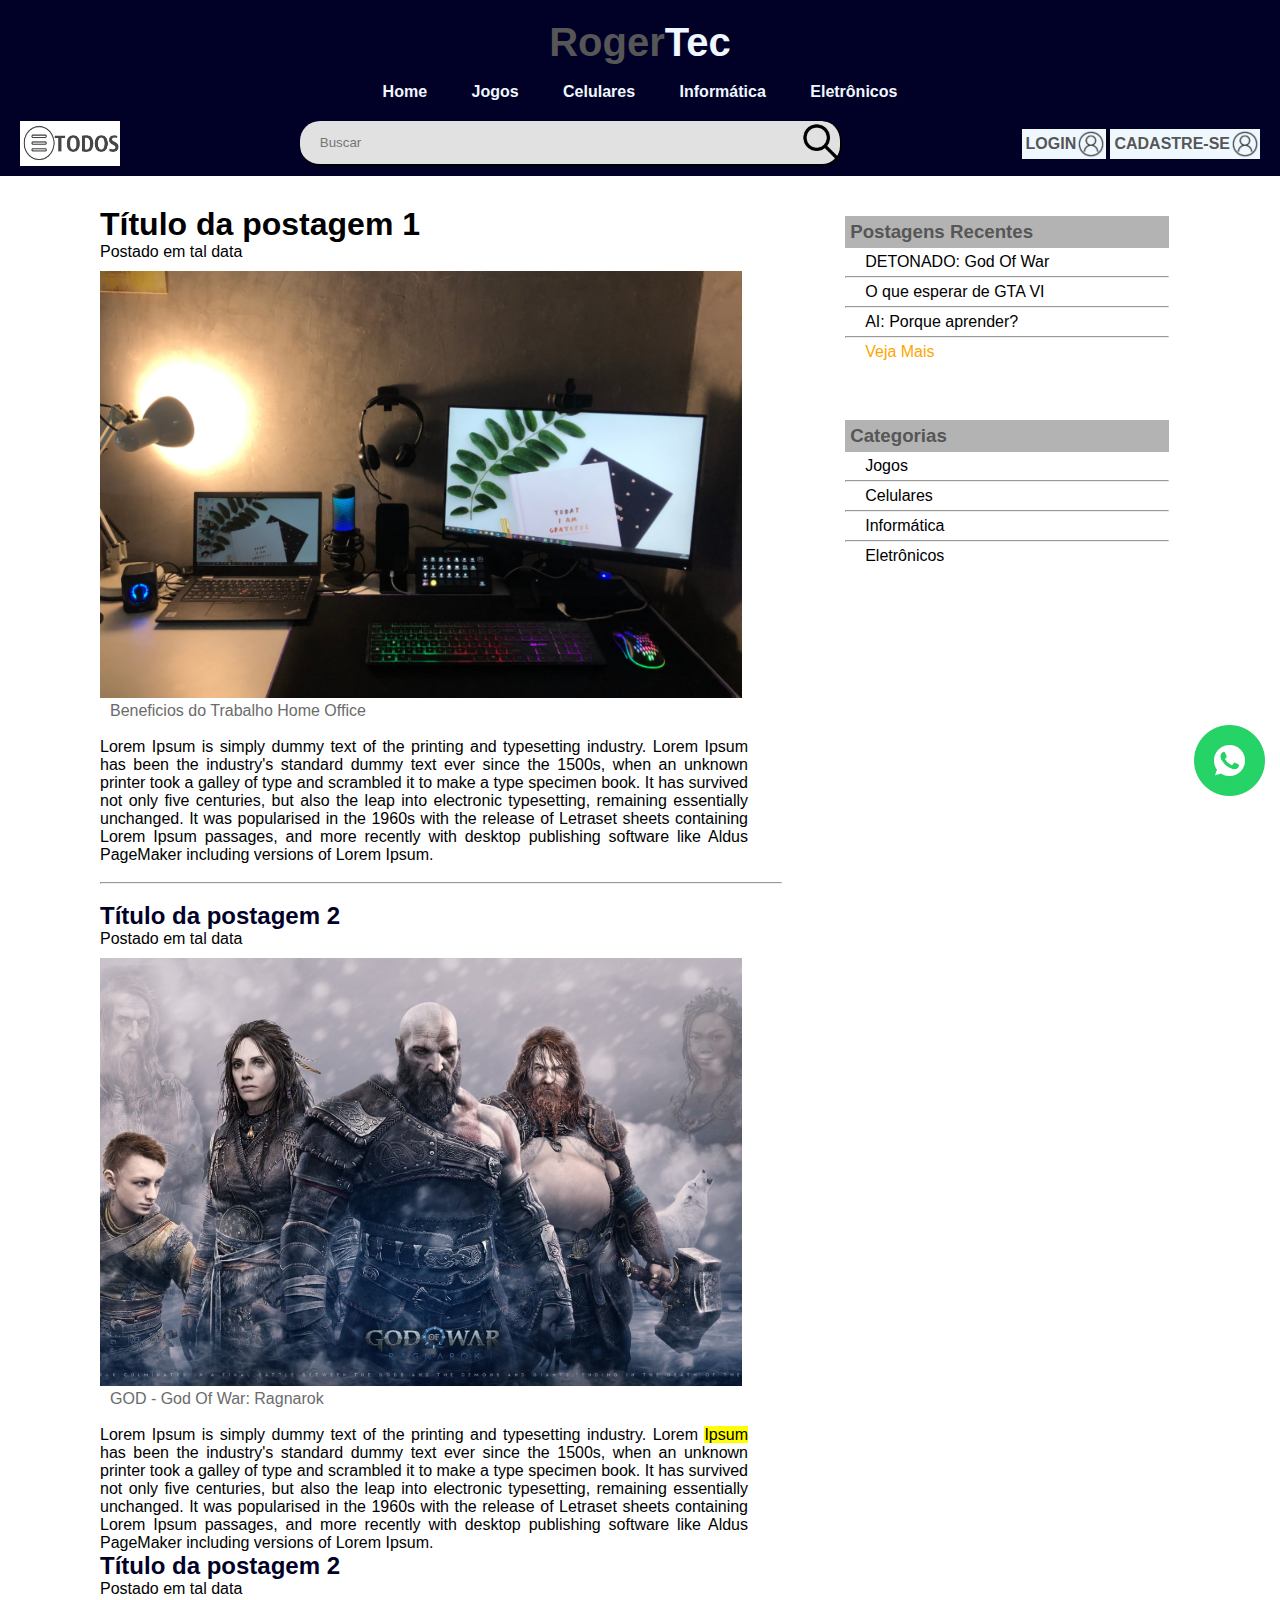
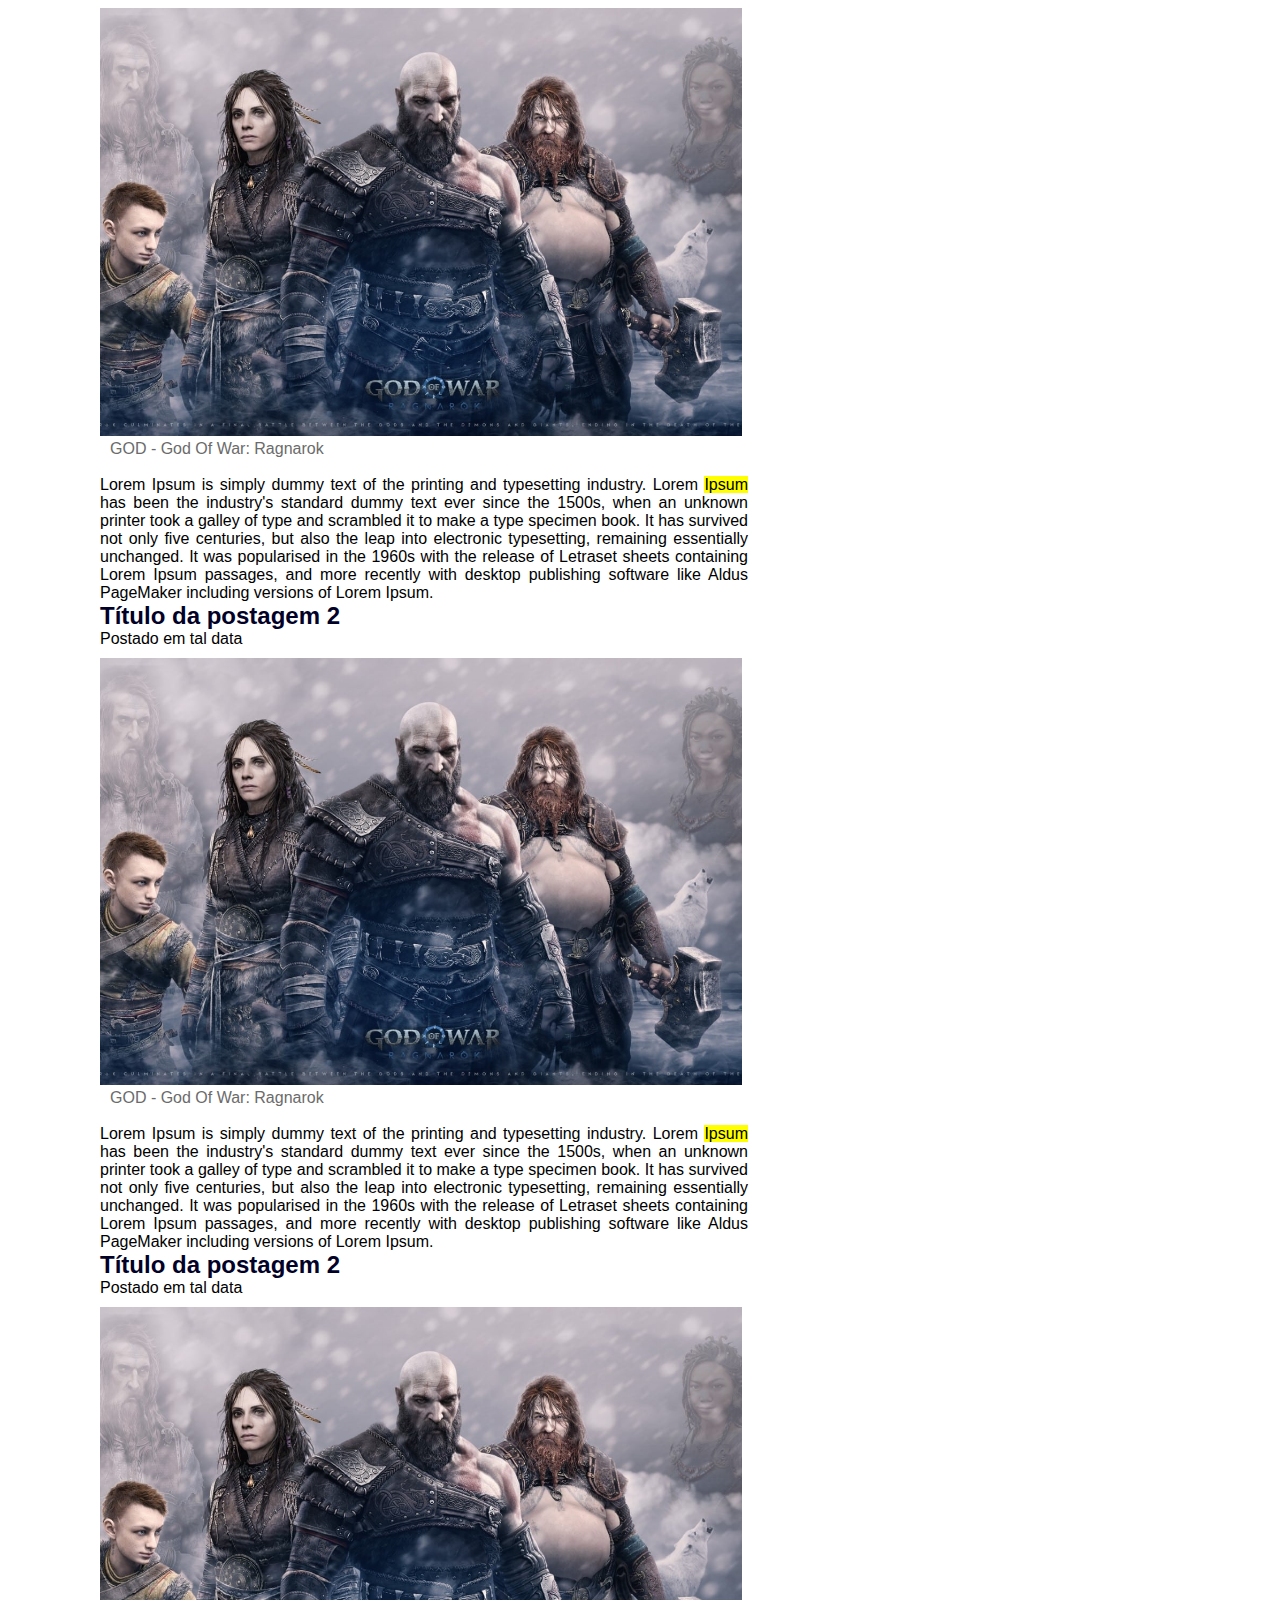
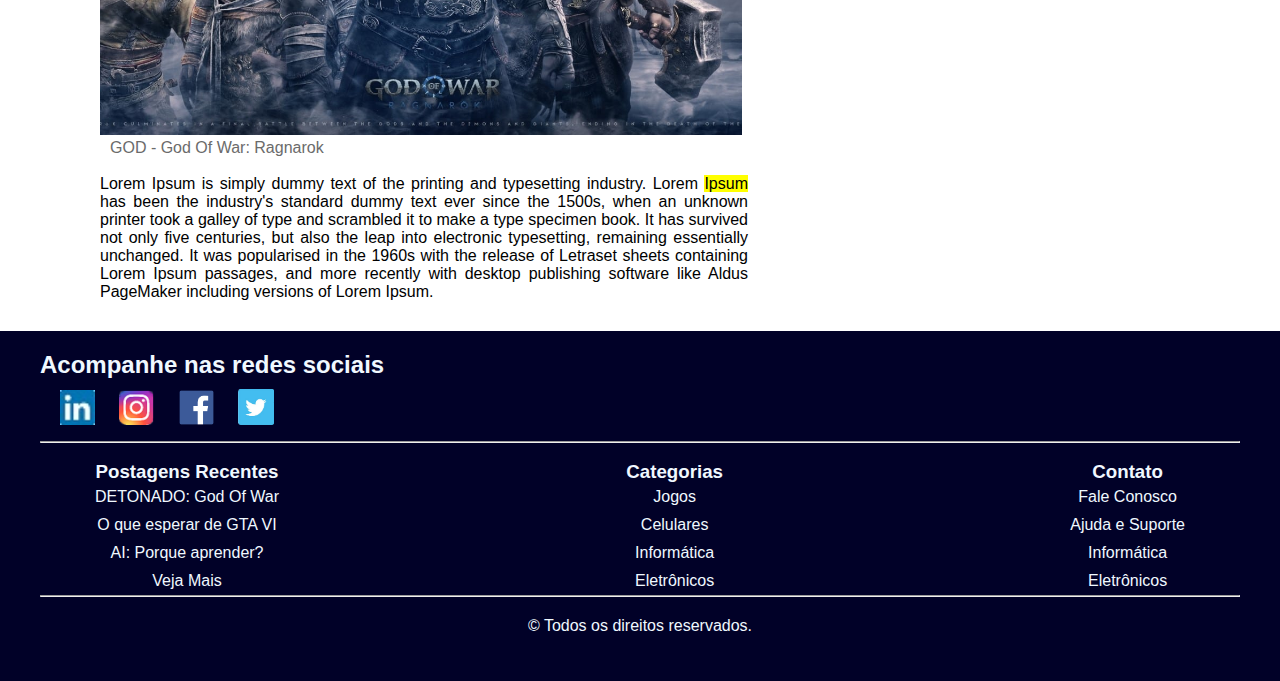
<file: 3 - projetoTecBlog/index.html>
<!DOCTYPE html>
<html lang="en">
<head>
    <meta charset="UTF-8">
    <meta http-equiv="X-UA-Compatible" content="IE=edge">
    <meta name="viewport" content="width=device-width, initial-scale=1.0">
    <title>Roger Tec</title>
    <link rel="stylesheet" href="css/tecblog.css">
</head>
<body>
    <header>
        <div class="titulo">
            <strong><span style="color: rgb(86, 86, 86);">Roger</span><span style="color: aliceblue;">Tec</span></strong>
        </div>
        <br>
        <nav class="menu-inicial">
            <strong>
                <a href="index.html">Home</a>
                <a href="jogos.html">Jogos</a>
                <a href="celulares.html">Celulares</a>
                <a href="informatica.html">Informática</a>
                <a href="eletro.html">Eletrônicos</a>
            </strong>
        </nav>
        <div class="barra-menu-buscar">
            <details id="menu-todos">
                <summary id="menu-todos">
                    <img src="imagens/icone-menu.png" alt="" width="100px" height="45px">
                </summary>
                <ul>
                    <details>
                        <summary>
                            Categorias
                       </summary>
                       <ul>
                           <li><a href="jogos.html">Jogos</a></li>
                           <li><a href="celulares.html">Celulares</a></li>
                           <li><a href="informatica.html">Informática</a></li>
                           <li><a href="eletro.html">Eletrônicos</a></li>
                       </ul>
                    </details>
                    <details>
                        <summary>
                            Postagens Recentes
                       </summary>
                       <ul>
                           <li><a href="jogos.html">Jogos</a></li>
                           <li><a href="celulares.html">Celulares</a></li>
                           <li><a href="informatica.html">Informática</a></li>
                           <li><a href="eletro.html">Eletrônicos</a></li>
                       </ul>
                    </details>
                    
                </ul>
            </details>
            <form class="search-submit" action="">
                <input type="search" name="" id="buscar"  placeholder="Buscar">
                <button type="submit" id="buscar-submit"><img src="imagens/lupa.png" alt="" width="40px"></button>
            </form>
            <div class="login-cadastro">
                <a href="login.html" id="login" ><strong>LOGIN </strong><img src="imagens/login_.png" alt="""></a>|
                <a href="cadastro.html" id="login" ><strong>CADASTRE-SE </strong><img src="imagens/login_.png" alt="""></a>
            </div>


        </div>
        
    </header>
    <main>
        <article class="postagens">
            <h1>Título da postagem 1</h1>
            <time datetime="27-04-2023">Postado em tal data</time>  <br>
            <p>
                <figure class="imagem-postagens">
                    <img src="imagens/computador.png" alt="">
                    <figcaption style="color: rgb(107, 107, 107);">Beneficios do Trabalho Home Office</figcaption>
                </figure>
                <br>
                Lorem Ipsum is simply dummy text of the printing and typesetting industry.
                Lorem Ipsum has been the industry's standard dummy text ever since the 1500s, when an unknown printer took a galley of type and scrambled it to make a type specimen book.
                It has survived not only five centuries, but also the leap into electronic typesetting, remaining essentially unchanged. 
                It was popularised in the 1960s with the release of Letraset sheets containing Lorem Ipsum passages, and more recently with desktop publishing software like Aldus PageMaker including versions of Lorem Ipsum.
            </p>
            <br>
            <hr>
            <br>
            <h2>Título da postagem 2</h2>
            Postado em tal data <br>
            <p>
                <figure class="imagem-postagens">
                    <img src="imagens/god-of-war-ragnarok.jpg" alt=""><br>
                    <figcaption style="color: rgb(107, 107, 107);">GOD - God Of War: Ragnarok</figcaption>
                </figure>
                <br>
                Lorem Ipsum is simply dummy text of the printing and typesetting industry.
                Lorem <mark>Ipsum</mark> has been the industry's standard dummy text ever since the 1500s, when an unknown printer took a galley of type and scrambled it to make a type specimen book.
                It has survived not only five centuries, but also the leap into electronic typesetting, remaining essentially unchanged. 
                It was popularised in the 1960s with the release of Letraset sheets containing Lorem Ipsum passages, and more recently with desktop publishing software like Aldus PageMaker including versions of Lorem Ipsum.
            </p>
            <h2>Título da postagem 2</h2>
            Postado em tal data <br>
            <p>
                <figure class="imagem-postagens">
                    <img src="imagens/god-of-war-ragnarok.jpg" alt=""><br>
                    <figcaption style="color: rgb(107, 107, 107);">GOD - God Of War: Ragnarok</figcaption>
                </figure>
                <br>
                Lorem Ipsum is simply dummy text of the printing and typesetting industry.
                Lorem <mark>Ipsum</mark> has been the industry's standard dummy text ever since the 1500s, when an unknown printer took a galley of type and scrambled it to make a type specimen book.
                It has survived not only five centuries, but also the leap into electronic typesetting, remaining essentially unchanged. 
                It was popularised in the 1960s with the release of Letraset sheets containing Lorem Ipsum passages, and more recently with desktop publishing software like Aldus PageMaker including versions of Lorem Ipsum.
            </p>
            <h2>Título da postagem 2</h2>
            Postado em tal data <br>
            <p>
                <figure class="imagem-postagens">
                    <img src="imagens/god-of-war-ragnarok.jpg" alt=""><br>
                    <figcaption style="color: rgb(107, 107, 107);">GOD - God Of War: Ragnarok</figcaption>
                </figure>
                <br>
                Lorem Ipsum is simply dummy text of the printing and typesetting industry.
                Lorem <mark>Ipsum</mark> has been the industry's standard dummy text ever since the 1500s, when an unknown printer took a galley of type and scrambled it to make a type specimen book.
                It has survived not only five centuries, but also the leap into electronic typesetting, remaining essentially unchanged. 
                It was popularised in the 1960s with the release of Letraset sheets containing Lorem Ipsum passages, and more recently with desktop publishing software like Aldus PageMaker including versions of Lorem Ipsum.
            </p>
            <h2>Título da postagem 2</h2>
            Postado em tal data <br>
            <p>
                <figure class="imagem-postagens">
                    <img src="imagens/god-of-war-ragnarok.jpg" alt=""><br>
                    <figcaption style="color: rgb(107, 107, 107);">GOD - God Of War: Ragnarok</figcaption>
                </figure>
                <br>
                Lorem Ipsum is simply dummy text of the printing and typesetting industry.
                Lorem <mark>Ipsum</mark> has been the industry's standard dummy text ever since the 1500s, when an unknown printer took a galley of type and scrambled it to make a type specimen book.
                It has survived not only five centuries, but also the leap into electronic typesetting, remaining essentially unchanged. 
                It was popularised in the 1960s with the release of Letraset sheets containing Lorem Ipsum passages, and more recently with desktop publishing software like Aldus PageMaker including versions of Lorem Ipsum.
            </p>
        </article>
        
        <aside>
            <nav class="menu-lateral">
                <ul>
                    <h3>Postagens Recentes</h3>
                    <li><a href="">DETONADO: God Of War</a></li>
                    <hr>
                    <li><a href="">O que esperar de GTA VI</a></li>
                    <hr>
                    <li><a href="">AI: Porque aprender?</a></li>
                    <hr>
                    <li><a href="" style="color: orange;">Veja Mais</a></li>
                </ul>
                <br><br><br>
                <ul>
                    <h3>Categorias</h3>
                    <li><a href="jogos.html">Jogos</a></li>
                    <hr>
                    <li><a href="celulares.html">Celulares</a></li>
                    <hr>
                    <li><a href="informatica.html">Informática</a></li>
                    <hr>
                    <li><a href="eletro.html">Eletrônicos</a></li>
        
                </ul>
            </nav>
        </aside>        
    </main>
   
    <footer>
        <ul id="redes_sociais_rodape">
            <h2>Acompanhe nas redes sociais</h2>
            <a href="https://www.linkedin.com/" target="_blank"><img src="imagens/linkedin_21x21.jpeg" width="35px" alt="instagram"></a>
            <a href="https://www.instagram.com/" target="_blank"><img src="imagens/instagramlogo.png" width="35px" alt="instagram"></a>
            <a href="https://www.facebook.com/" target="_blank"><img src="imagens/Facebook-logo.png" width="35px" alt="facebook"></a>
            <a href="https://www.twitter.com/" target="_blank"><img src="imagens/twitter-logo.png" width="36px" alt="twitter"></a>
        </ul>
        <hr>
        <br>
        <nav class="menu-rodape">

            <ul id="recentes">
                <h3>Postagens Recentes</h3>
                <li><a href="">DETONADO: God Of War</a></li>
                <li><a href="">O que esperar de GTA VI</a></li>
                <li><a href="">AI: Porque aprender?</a></li>
                <li><a href="">Veja Mais</a></li>
            </ul>
            <ul id="categorias">
                <h3>Categorias</h3>
                <li><a href="jogos.html">Jogos</a></li>
                <li><a href="celulares.html">Celulares</a></li>
                <li><a href="informatica.html">Informática</a></li>
                <li><a href="eletro.html">Eletrônicos</a></li>
            </ul>
            <ul id="contato">
                <h3>Contato</h3>
                <li><a href="faleconosco.html">Fale Conosco</a></li>
                <li><a href="help.html">Ajuda e Suporte</a></li>
                <li><a href="informatica.html">Informática</a></li>
                <li><a href="eletro.html">Eletrônicos</a></li>
            </ul>
        </nav>
        <hr>
        <center id="ultimo" style="color: aliceblue; background-color: rgb(1, 1, 40);">
            © Todos os direitos reservados.
        </center>
    </footer>
    <div class="flutuante">
        <a href="whats" target="_blank">
            <img src="imagens/WhatsApp-Logo.png" alt="" >
        </a>
    </div>
    
    
</body>
</html>
</file>
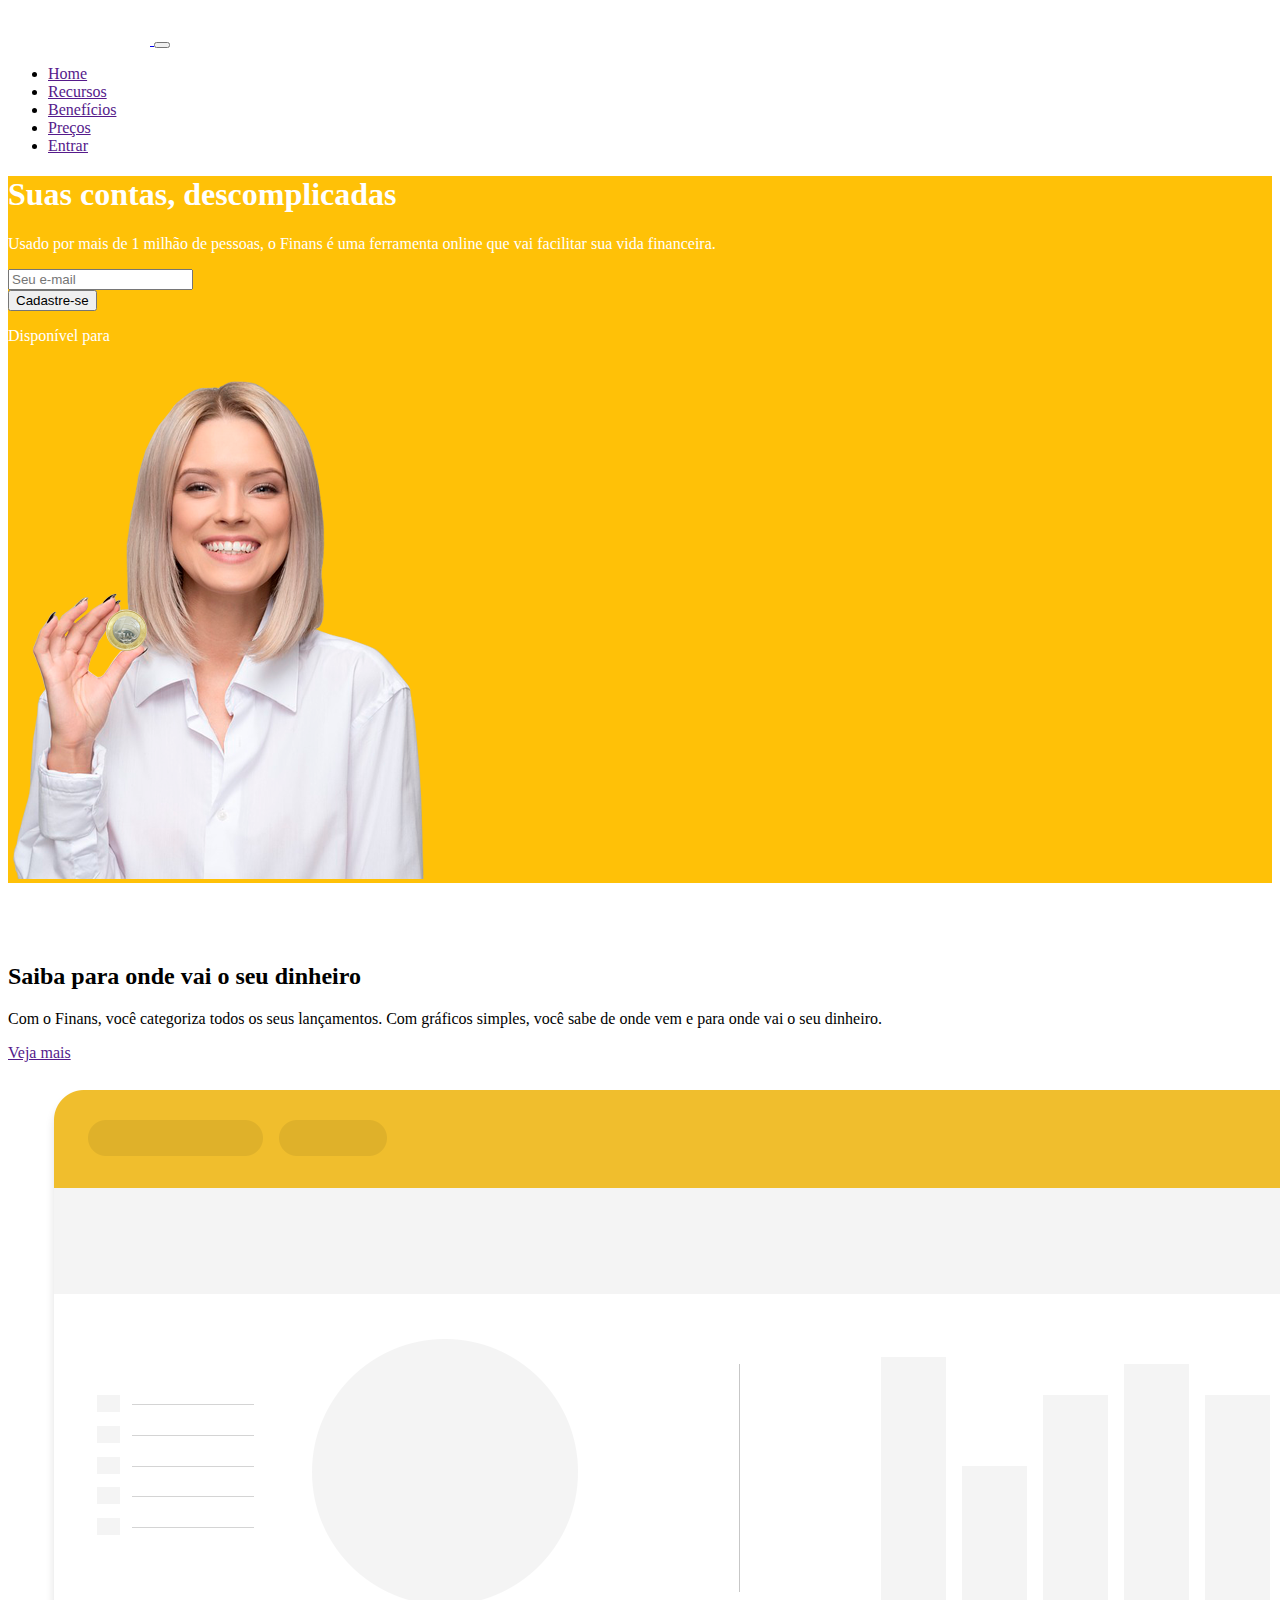
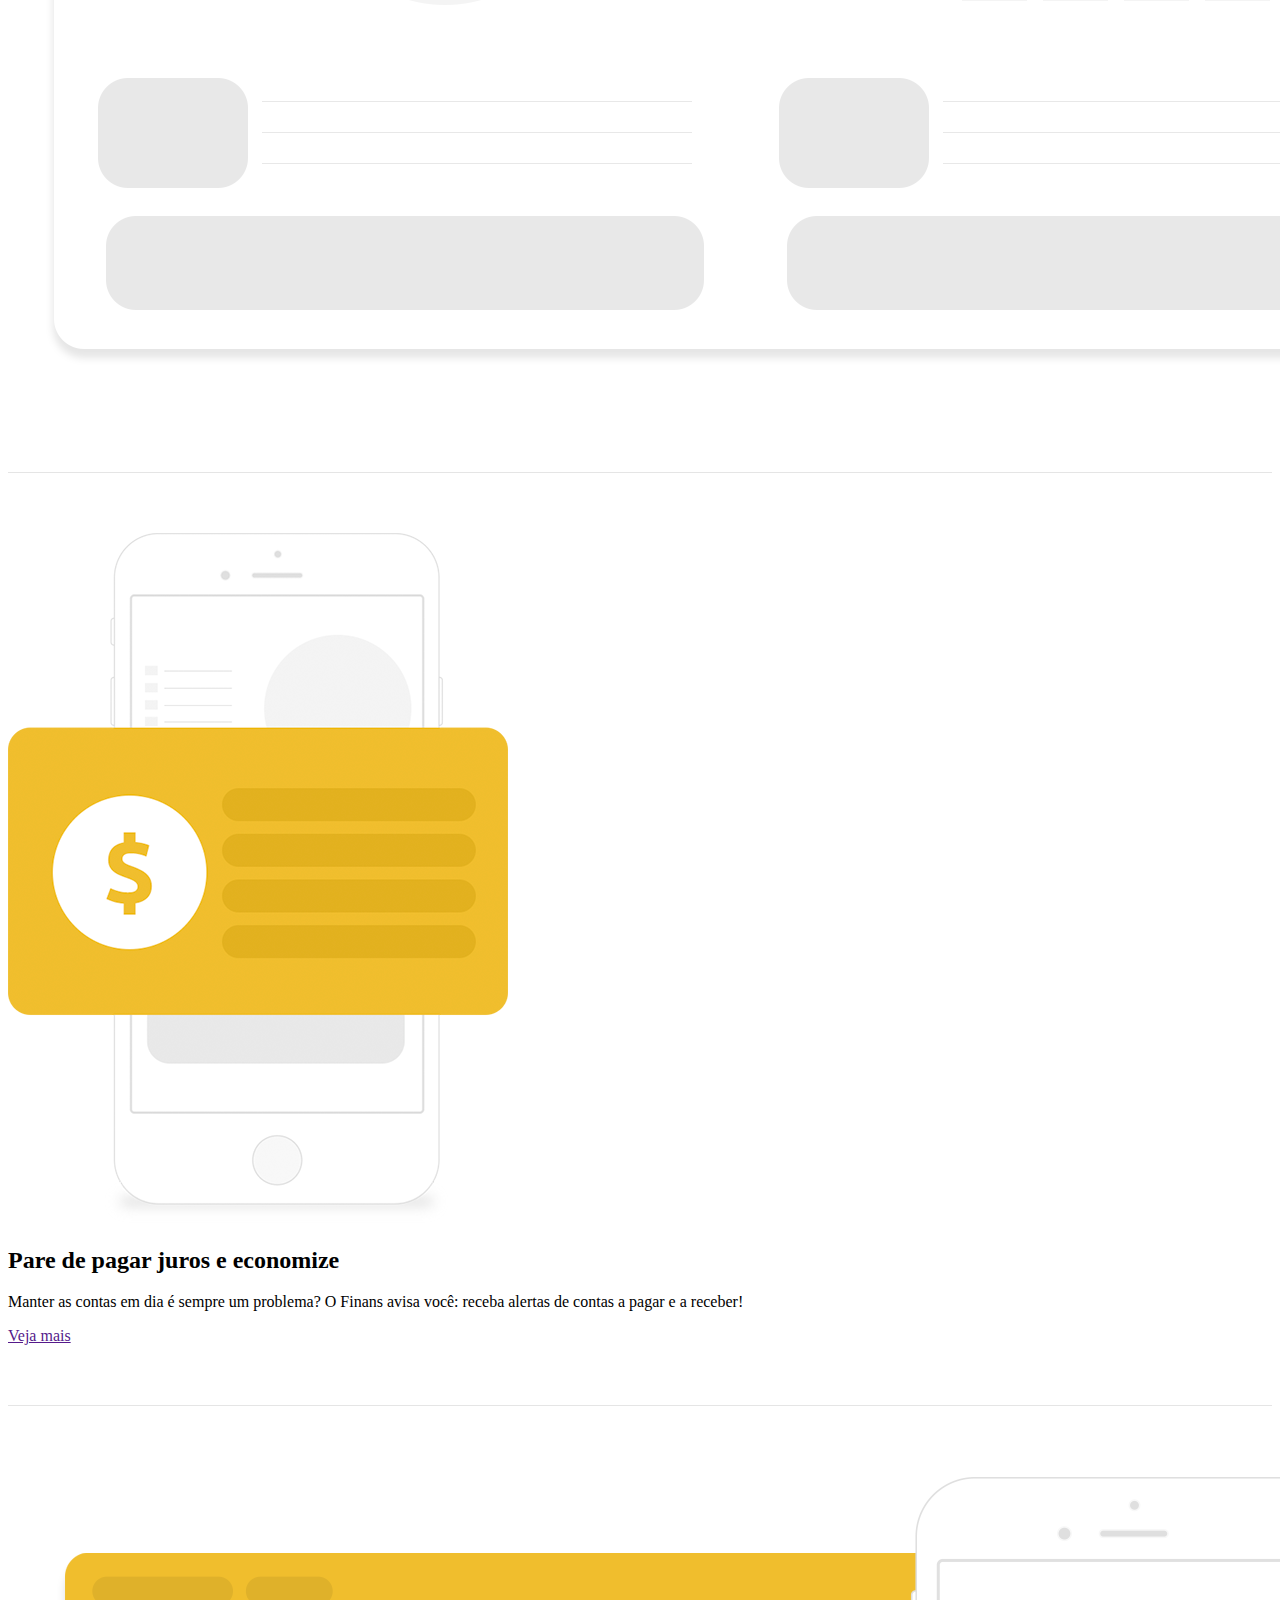
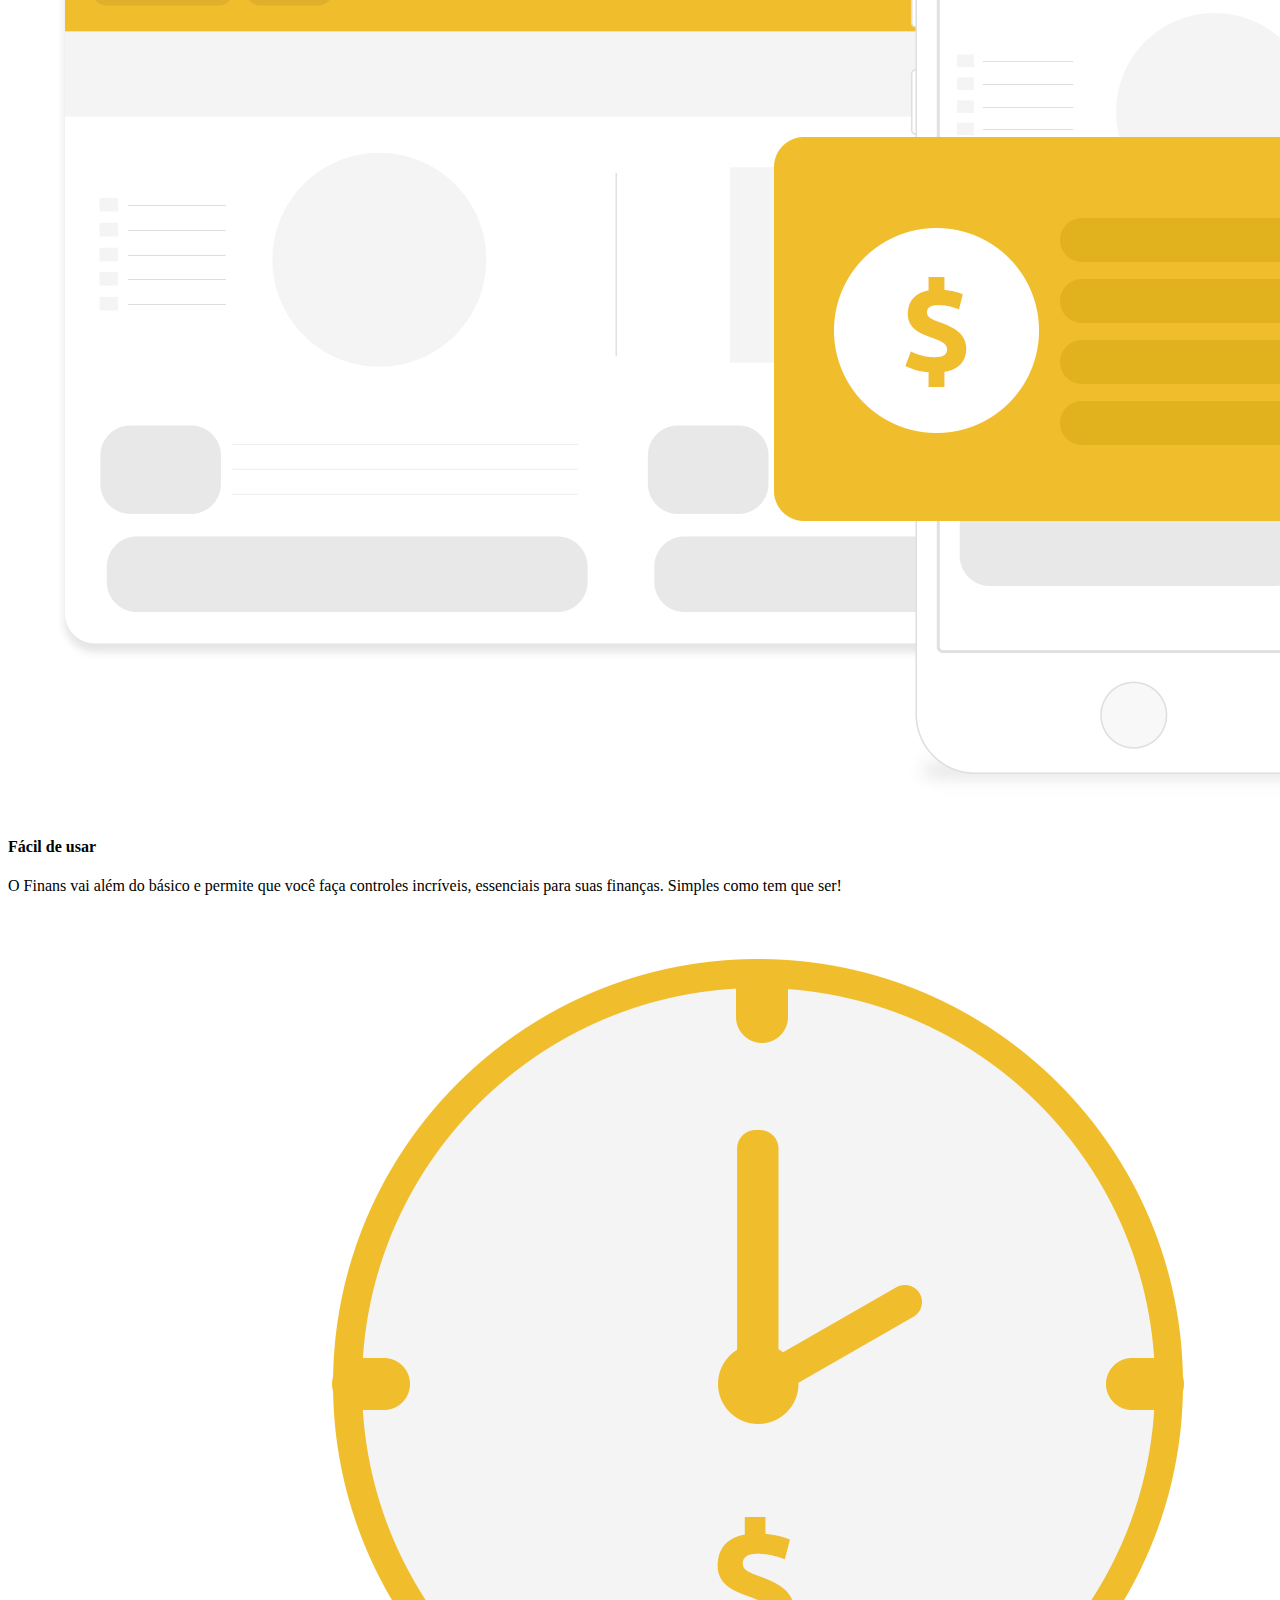
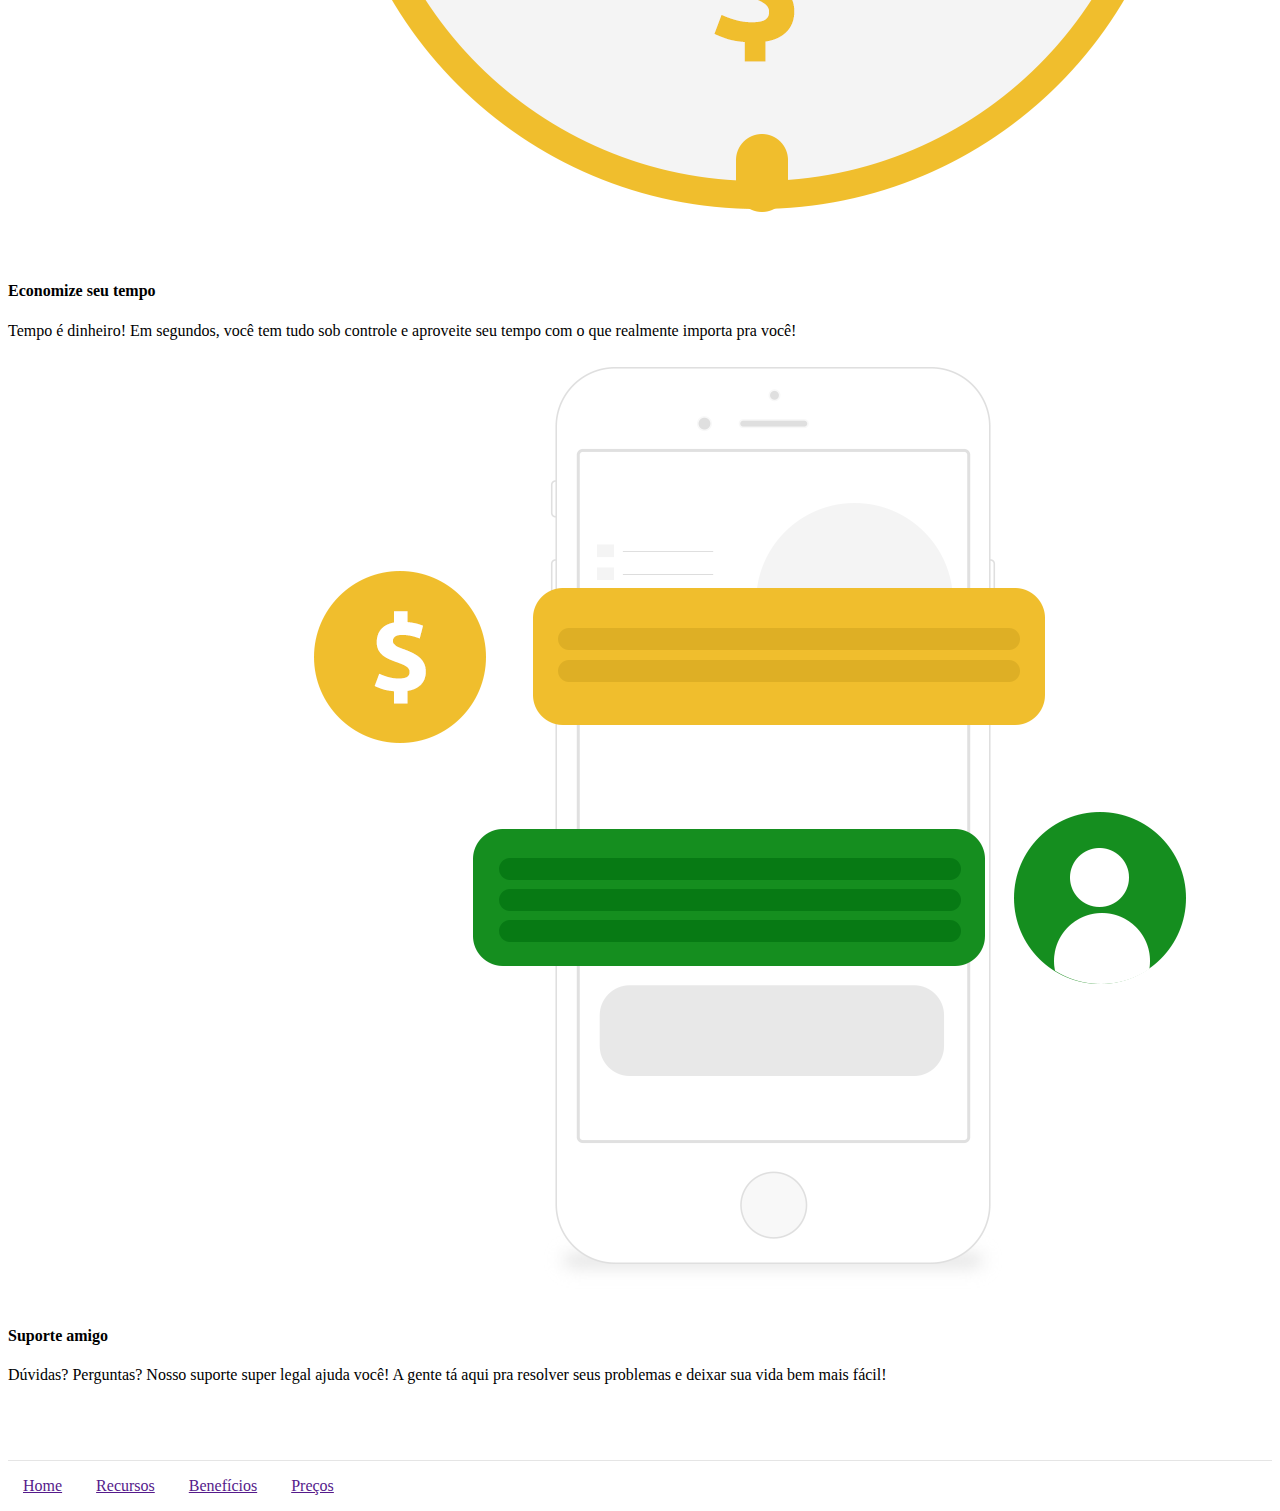
<file: 7 - ProjetoFinans - Bootstrap 4/finans/index.html>
<!DOCTYPE html>
<html lang="pt-br">
  <head>
    <!-- Meta tags Obrigatórias -->
    <meta charset="utf-8">
    <meta name="viewport" content="width=device-width, initial-scale=1, shrink-to-fit=no">

    <!-- Bootstrap CSS -->
    <link rel="stylesheet" href="https://stackpath.bootstrapcdn.com/bootstrap/4.1.3/css/bootstrap.min.css" integrity="sha384-MCw98/SFnGE8fJT3GXwEOngsV7Zt27NXFoaoApmYm81iuXoPkFOJwJ8ERdknLPMO" crossorigin="anonymous">

    <!-- Font Awesome -->
    <link rel="stylesheet" href="https://use.fontawesome.com/releases/v5.3.1/css/all.css" integrity="sha384-mzrmE5qonljUremFsqc01SB46JvROS7bZs3IO2EmfFsd15uHvIt+Y8vEf7N7fWAU" crossorigin="anonymous">

    <!-- Estilo customizado -->
    <link rel="stylesheet" type="text/css" href="css/estilo.css">

    <title>Finans - finanças pessoais</title>
  </head>
  <body>
    
    <header><!-- inicio Cabecalho -->
      <nav class="navbar navbar-expand-sm navbar-light bg-warning">
        <div class="container">
          
          <a href="#" class="navbar-brand">
            <img src="img/logo.png" width="142">
          </a>

          <button class="navbar-toggler" data-toggle="collapse" data-target="#nav-principal">
            <span class="navbar-toggler-icon"></span>
          </button>

          <div class="collapse navbar-collapse" id="nav-principal">
            <ul class="navbar-nav ml-auto">
              <li class="nav-item">
                <a href="" class="nav-link">Home</a>
              </li>
              <li class="nav-item">
                <a href="" class="nav-link">Recursos</a>
              </li>
              <li class="nav-item">
                <a href="" class="nav-link">Benefícios</a>
              </li>
              <li class="nav-item">
                <a href="" class="nav-link">Preços</a>
              </li>
              <li class="nav-item">
                <a href="" class="btn btn-outline-light ml-4">Entrar</a>
              </li>
            </ul>
          </div>

        </div>
      </nav>
    </header><!--/fim Cabecalho -->

    <section id="home"><!-- Início seção home -->
      <div class="container">
        <div class="row">
          <div class="col-md-6 d-flex"><!-- Textos da seção -->
            <div class="align-self-center">
              <h1 class="display-4">Suas contas, descomplicadas</h1>
              <p>
                Usado por mais de 1 milhão de pessoas, o Finans é uma ferramenta online que vai facilitar sua vida financeira.
              </p>

              <form class="mt-4 mb-4">
                <div class="input-group input-group-lg">
                  <input type="text" placeholder="Seu e-mail" class="form-control">
                  <div class="input-group-append">
                    <button type="button" class="btn btn-primary">Cadastre-se</button>
                  </div>
                </div>
              </form>

              <p>Disponível para
                <a href="" class="btn btn-outline-light">
                  <i class="fab fa-android fa-lg"></i>
                </a>
                <a href="" class="btn btn-outline-light">
                  <i class="fab fa-apple"></i>
                </a>
              </p>

            </div>
          </div><!--/fim textos da seção -->
          <div class="col-md-6 d-none d-md-block">
            <img src="img/capa-mulher.png">
          </div>
        </div>
      </div>
    </section><!--/fim seção home -->

    <section class="caixa"><!--/Início seção saiba -->
      <div class="container">
        <div class="row">
          <div class="col-md-6 d-flex">
            <div class="align-self-center">
              <h2>Saiba para onde vai o seu dinheiro</h2>
              <p>
                Com o Finans, você categoriza todos os seus lançamentos. Com gráficos simples, você sabe de onde vem e para onde vai o seu dinheiro.
              </p>
              <a href="" class="btn btn-primary">Veja mais</a>
            </div>
          </div>
          <div class="col-md-6">
            <img src="img/saiba.png" class="img-fluid">
          </div>
        </div>
      </div>
    </section><!--/FIM seção saiba -->

    <section class="caixa"><!--/Início seção juros -->
      <div class="container">
        <div class="row">
          <div class="col-md-6">
            <img src="img/juros.png" class="img-fluid">
          </div>
          <div class="col-md-6 d-flex">
            <div class="align-self-center">
              <h2>Pare de pagar juros e economize</h2>
              <p>
                Manter as contas em dia é sempre um problema? O Finans avisa você: receba alertas de contas a pagar e a receber!
              </p>
              <a href="" class="btn btn-primary">Veja mais</a>
            </div>
          </div>
        </div>
      </div>
    </section><!--/FIM seção juros -->

    <section class="caixa"><!--/Início seção recursos -->
      <div class="container">
        <div class="row">
          <div class="col-md-4">
            <img src="img/facil.png" class="img-fluid">
            <h4>Fácil de usar</h4>
            <p>
              O Finans vai além do básico e permite que você faça controles incríveis, essenciais para suas finanças. Simples como tem que ser!
            </p>
          </div>
          <div class="col-md-4">
            <img src="img/economize.png" class="img-fluid">
            <h4>Economize seu tempo</h4>
            <p>
              Tempo é dinheiro! Em segundos, você tem tudo sob controle e aproveite seu tempo com o que realmente importa pra você!
            </p>
          </div>
          <div class="col-md-4">
            <img src="img/suporte.png" class="img-fluid">
            <h4>Suporte amigo</h4>
            <p>
              Dúvidas? Perguntas? Nosso suporte super legal ajuda você! A gente tá aqui pra resolver seus problemas e deixar sua vida bem mais fácil!
            </p>
          </div>
        </div>
      </div>
    </section><!--/FIM seção recursos -->

    <footer class="mt-4 mb-4">
      <div class="container">
        <div class="row">
          <div class="col-md-8">
            <p>
              <a href="">Home</a>
              <a href="">Recursos</a>
              <a href="">Benefícios</a>
              <a href="">Preços</a>
            </p>
          </div>
          <div class="col-md-4 d-flex justify-content-end">
            <a href="" class="btn btn-outline-dark">
              <i class="fab fa-facebook"></i>
            </a>
            <a href="" class="btn btn-outline-dark ml-2">
              <i class="fab fa-twitter"></i>
            </a>
            <a href="" class="btn btn-outline-dark ml-2">
              <i class="fab fa-instagram"></i>
            </a>
            <a href="" class="btn btn-outline-dark ml-2">
              <i class="fab fa-youtube"></i>
            </a>
          </div>
        </div>
      </div>
    </footer>


    <!-- JavaScript (Opcional) -->
    <!-- jQuery primeiro, depois Popper.js, depois Bootstrap JS -->
    <script src="https://code.jquery.com/jquery-3.3.1.slim.min.js" integrity="sha384-q8i/X+965DzO0rT7abK41JStQIAqVgRVzpbzo5smXKp4YfRvH+8abtTE1Pi6jizo" crossorigin="anonymous"></script>
    <script src="https://cdnjs.cloudflare.com/ajax/libs/popper.js/1.14.3/umd/popper.min.js" integrity="sha384-ZMP7rVo3mIykV+2+9J3UJ46jBk0WLaUAdn689aCwoqbBJiSnjAK/l8WvCWPIPm49" crossorigin="anonymous"></script>
    <script src="https://stackpath.bootstrapcdn.com/bootstrap/4.1.3/js/bootstrap.min.js" integrity="sha384-ChfqqxuZUCnJSK3+MXmPNIyE6ZbWh2IMqE241rYiqJxyMiZ6OW/JmZQ5stwEULTy" crossorigin="anonymous"></script>
  </body>
</html>
</file>
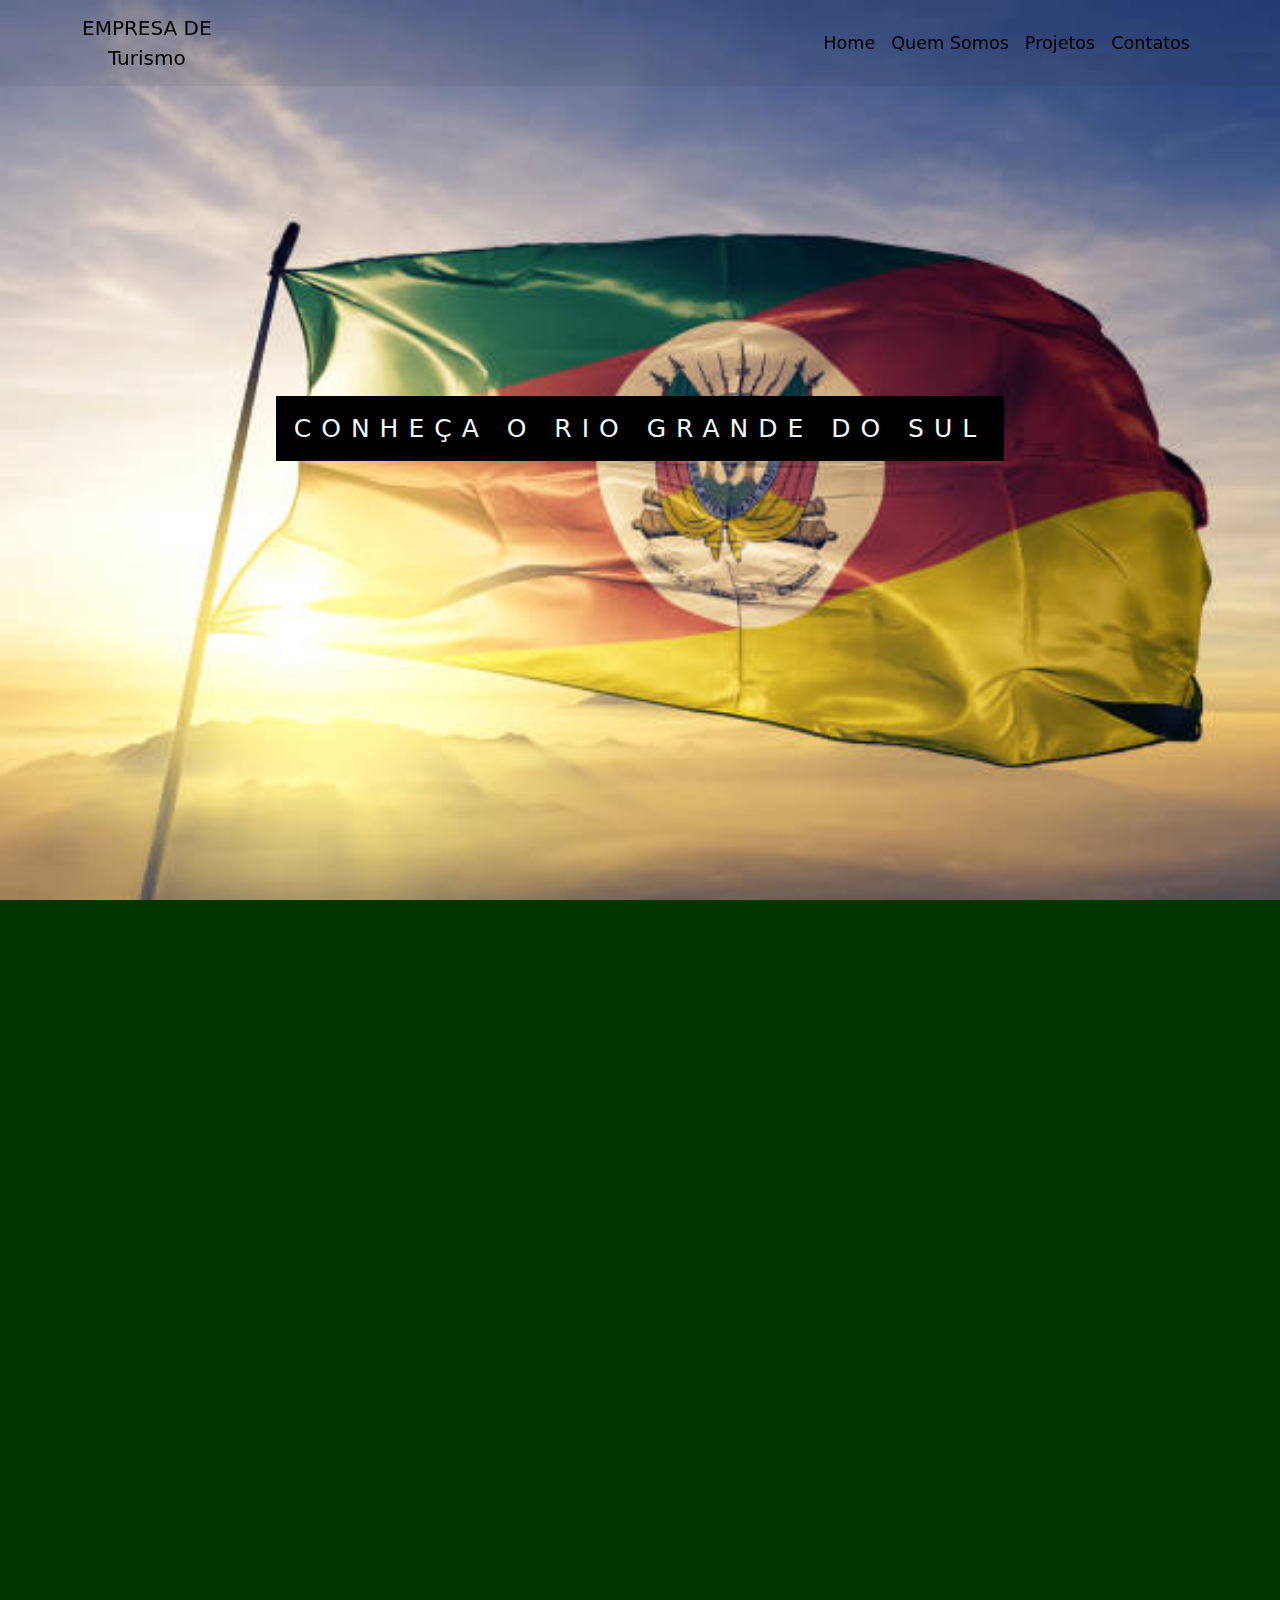
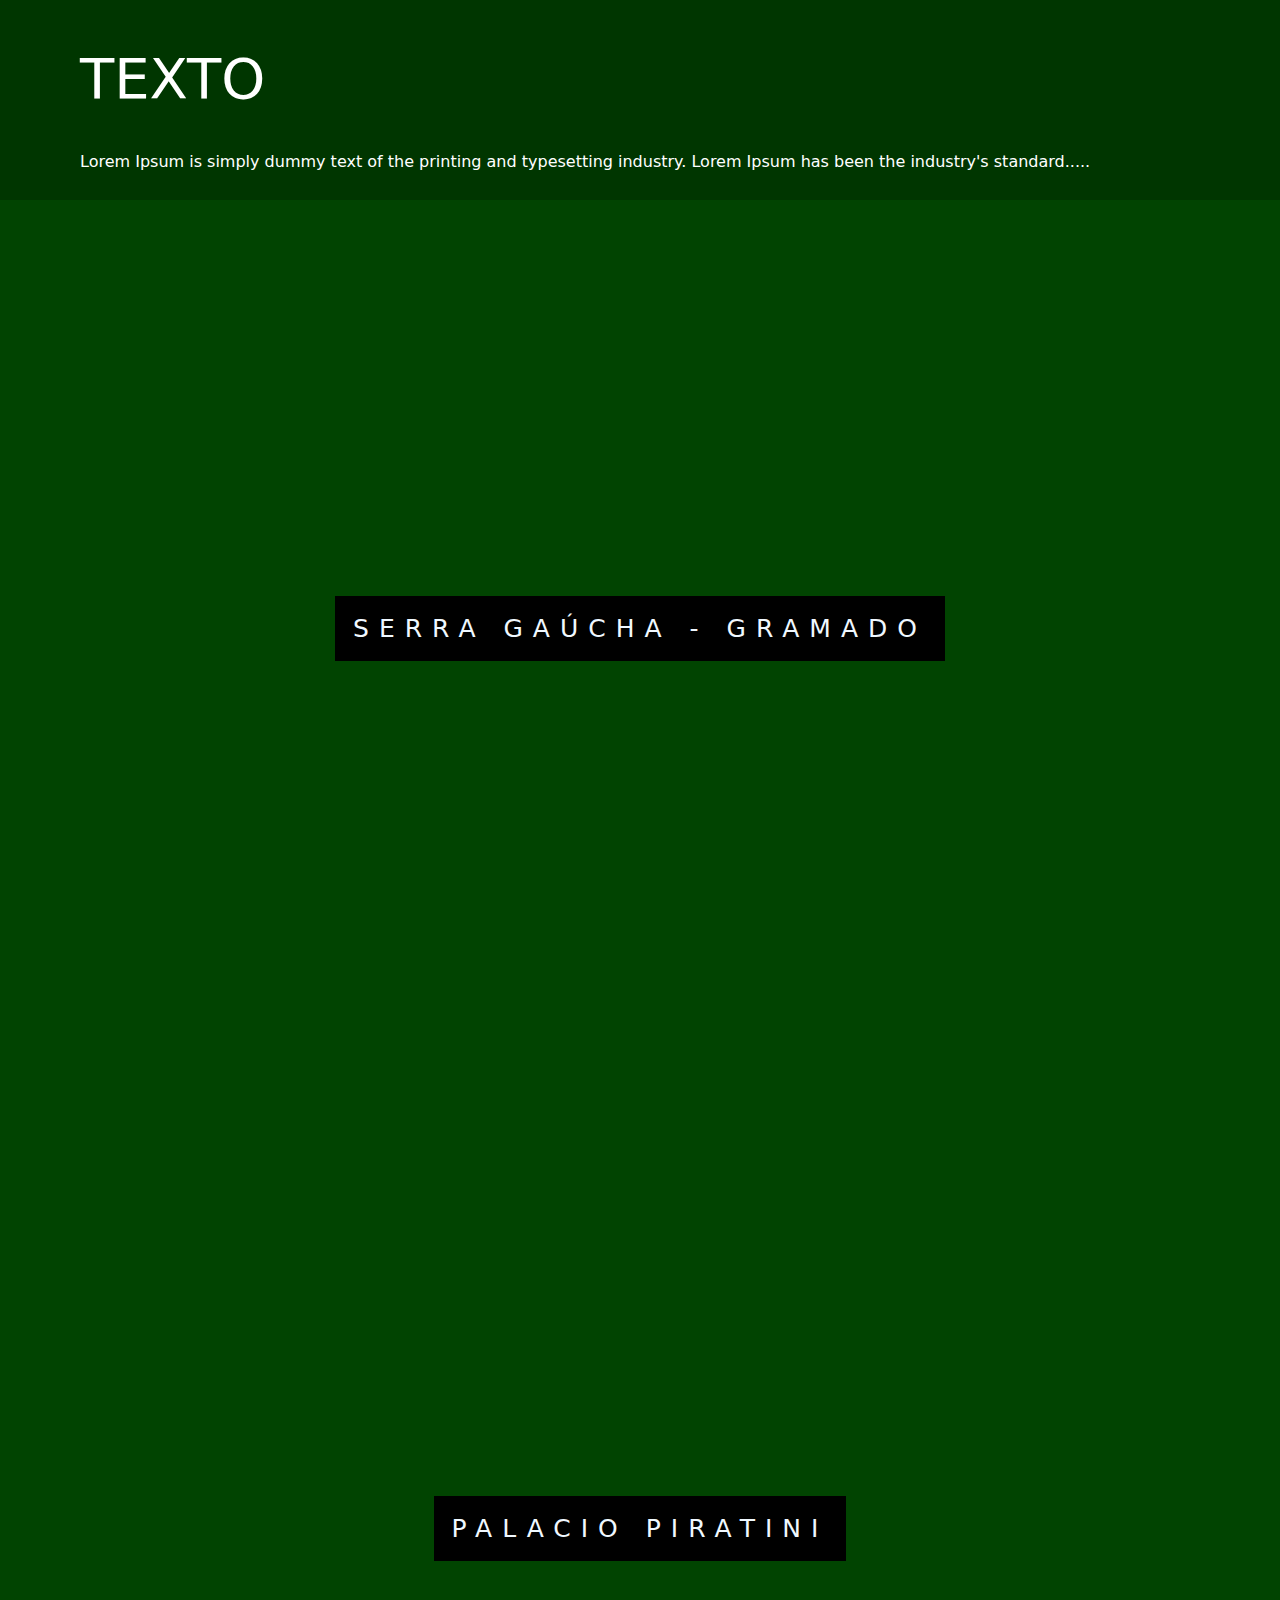
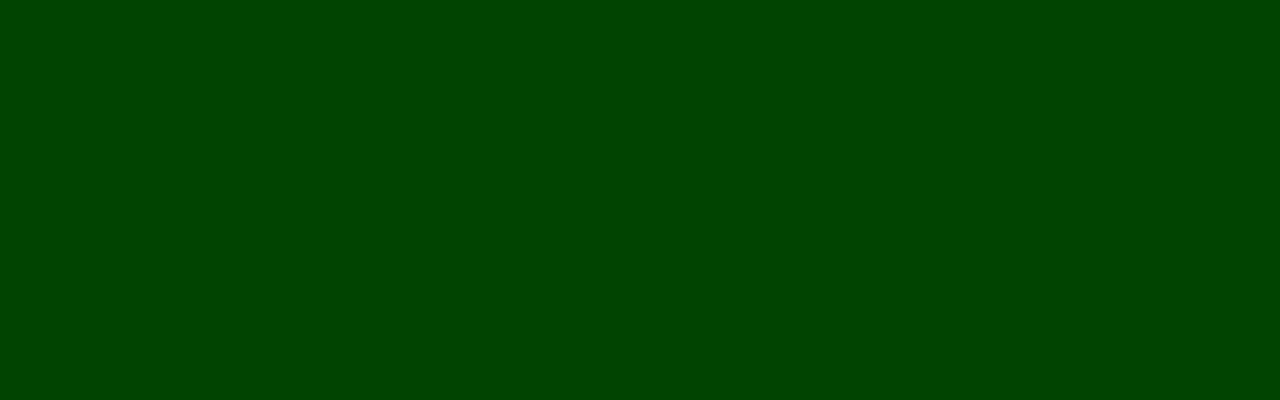
<file: Parallax/Parallax_1/index.html>
<!DOCTYPE html>
<html lang="pt-br">
<head>

    <meta charset="UTF-8">
    <meta name="viewport" content="width=device-width, initial-scale=1.0">
    <title>Parallax</title>

    <!--CSS -->
    <link rel="stylesheet" href="style.css">
    <link rel="stylesheet" href="https://cdn.jsdelivr.net/npm/bootstrap@5.3.0/dist/css/bootstrap.min.css">

</head>
<body>
    <header>
        <nav class="navbar  navbar-expand-md">
            <div class="container">
                <span class="navbar-brand text-center">EMPRESA DE <br> Turismo</span>
                    
                <div>
                    <button class="navbar-toggler" data-bs-toggle="collapse" data-bs-target='#menuTopo'>
                        <span class="navbar-toggler-icon"></span>
                    </button>
                    <div class="collapse navbar-collapse"  id="menuTopo">
                        <ul class="navbar-nav">
                            <li class="nav-item">
                                <a href="" class="nav-link">Home</a>
                            </li>
                            <li class="nav-item">
                                <a href="" class="nav-link">Quem Somos</a>
                            </li>
                            <li class="nav-item">
                                <a href="" class="nav-link">Projetos</a>
                            </li>
                            <li class="nav-item">
                                <a href="" class="nav-link">Contatos</a>
                            </li>
                        </ul>
                    </div>
                </div>
            </div>
        </nav>
    </header>

    <main>
        <article>
            <section class="parallax" id="imagem-1">
                <div class="titulo">
                    <span class="titulo-imagem">
                        CONHEÇA O RIO GRANDE DO SUL
                    </span>
                </div>
            </section>
            <section>
                <div class="conteudo">
                    <h2 class="display-4">TEXTO</h2>
                    <p>
                        Lorem Ipsum is simply dummy text of the printing and typesetting industry. 
                        Lorem Ipsum has been the industry's standard.....
                    </p>
                </div>
            </section>
            
            <section class="parallax" id="imagem-2">
                <div class="titulo">
                    <span class="titulo-imagem">SERRA GAÚCHA - GRAMADO</span>
                </div>
            </section>
            
            <section class="parallax" id="imagem-3">
                <div class="titulo">
                    <span class="titulo-imagem">PALACIO PIRATINI</span>
                </div>
            </section>
            
        </article>
    </main>

    <script src="script.js"></script>
    <script src="https://cdn.jsdelivr.net/npm/bootstrap@5.3.0/dist/js/bootstrap.bundle.min.js" integrity="sha384-geWF76RCwLtnZ8qwWowPQNguL3RmwHVBC9FhGdlKrxdiJJigb/j/68SIy3Te4Bkz" crossorigin="anonymous"></script>

</body>
</html>
</file>
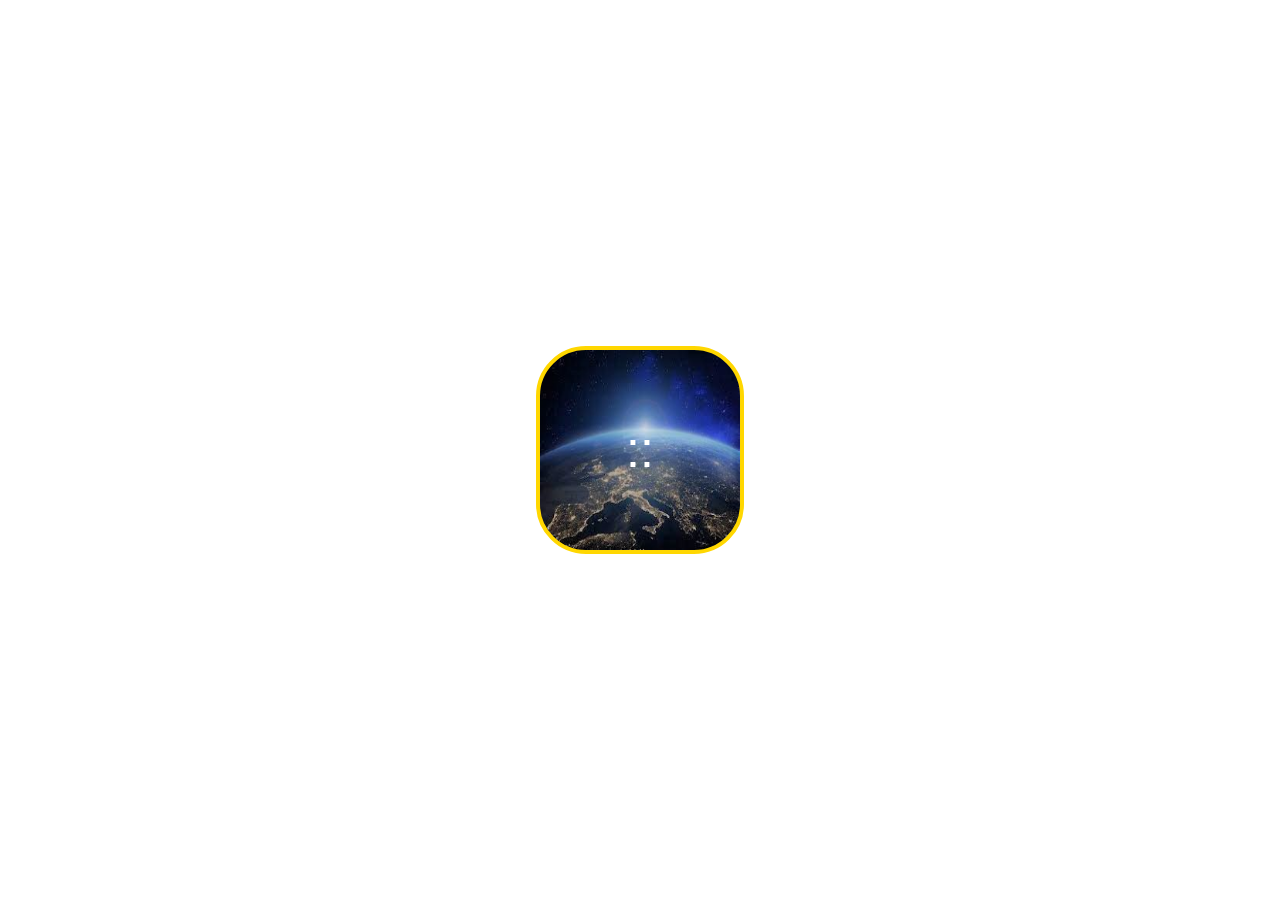
<file: Relogio/relogio_digital_1/index.html>
<!DOCTYPE html>
<html lang="en">
<head>
    <meta charset="UTF-8">
    <meta http-equiv="X-UA-Compatible" content="IE=edge">
    <meta name="viewport" content="width=device-width, initial-scale=1.0">
    <title>Relogio Digital</title>

    <!-- CSS -->
    <link rel="stylesheet" href="style.css">


</head>
<body>
    <main>
        <div class="relogio">
            <div class="visor" >
                <span id="horas"></span>
                <span class="divisor ">:</span>
                <span id="minutos"></span>
                <span class="divisor ">:</span>
                <span id="segundos"></span>
            </div>
        </div>
    </main>

    <script src="script.js"></script>
</body>
</html>
</file>
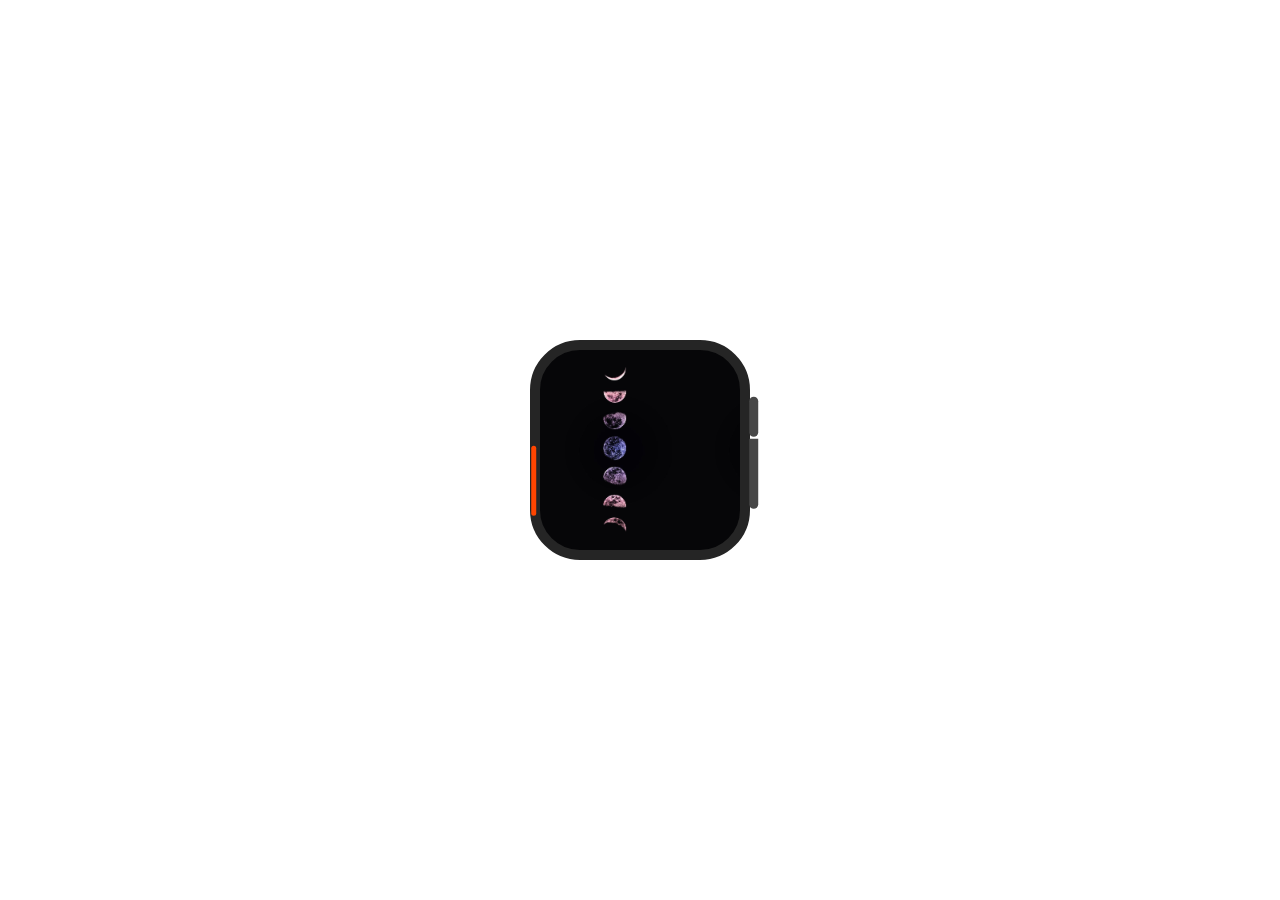
<file: Relogio/relogio_digital_2/index.html>
<!DOCTYPE html>
<html lang="en">
<head>
    <meta charset="UTF-8">
    <meta http-equiv="X-UA-Compatible" content="IE=edge">
    <meta name="viewport" content="width=device-width, initial-scale=1.0">
    <title>Relogio Digital 2</title>

    <!-- CSS -->
    <link rel="stylesheet" href="style.css">
    <!-- ICONS -->
    <link rel="stylesheet" href="https://fonts.googleapis.com/css2?family=Material+Symbols+Outlined:opsz,wght,FILL,GRAD@20..48,100..700,0..1,-50..200" />
</head>
<body>
    <main>
        <section class="relogio">
            <div class="tempo" >
                <div id="horas"></div>
                <div id="minutos"></div>
                <div id="segundos"></div>
            </div>
        </section>
        <section class="botoes">
            <div class="ladoEsquerdo">
                <button id="esquerdo" onclick="funcaoEsportes()"></button>
            </div>
            <div class="ladoDireito">
                <button id="direitoRedondo" onclick="mudaEstilo()"></button>
                <button id="direitoMaior" onclick="desligaTela()"></button>
            </div>
        </section>
        <section class="esportes" >
            <div><span class="material-symbols-outlined">Sprint</span>Corrida</div>
            <div><span class="material-symbols-outlined">directions_bike</span> Ciclismo</div>
            <div><span class="material-symbols-outlined">directions_walk</span>Caminhada</div>
            <div><span class="material-symbols-outlined">exercise</span>Musculação</div>
            <div><span class="material-symbols-outlined">sports_basketball</span>Musculação</div>
        </section>
    </main>

    <script src="script.js"></script>
    
</body>
</html>
</file>
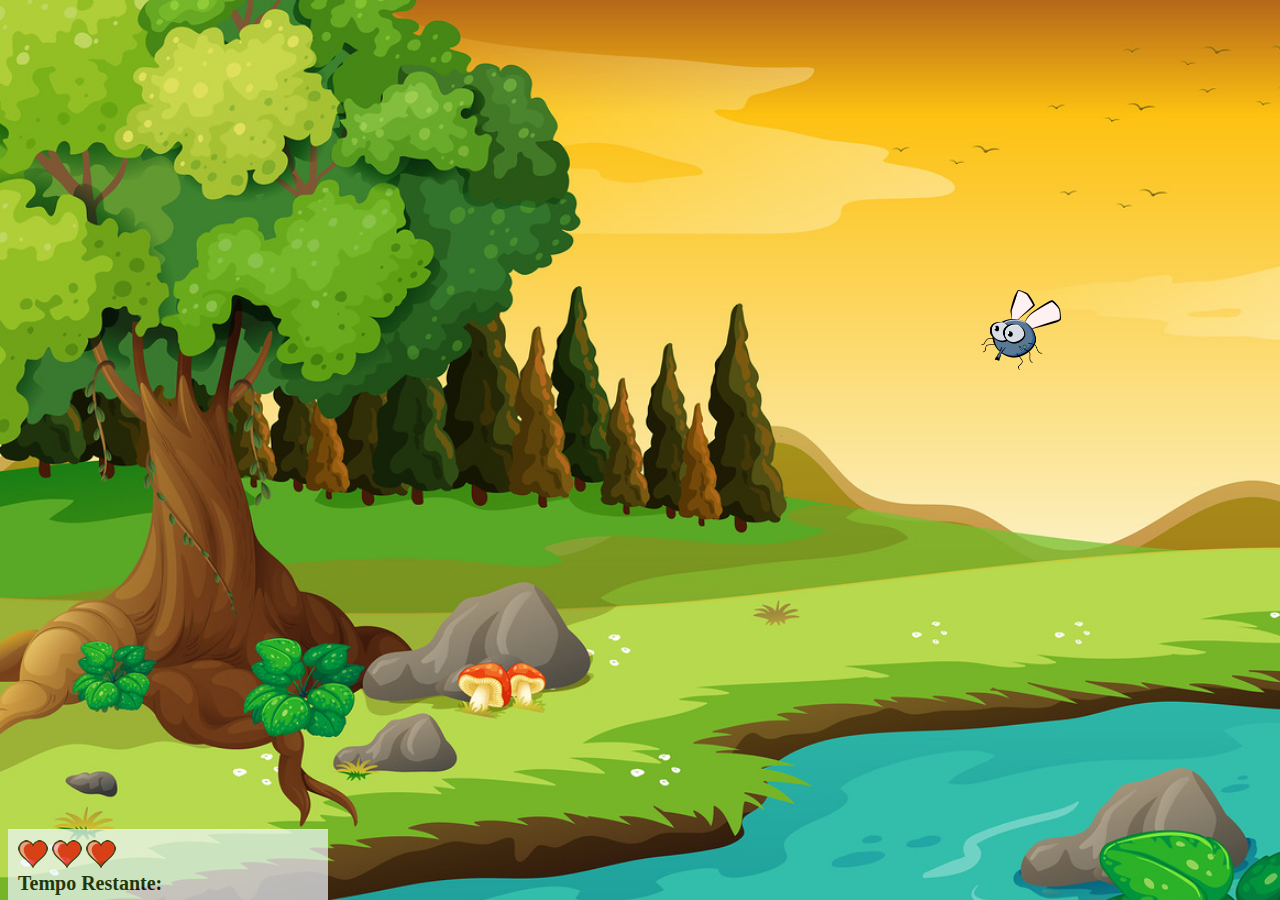
<file: 10 - App Mata Mosquito/app_mata_mosquito.html>
<!DOCTYPE html>
<html lang="pt-br">
<head>
    <meta charset="UTF-8">
    <meta http-equiv="X-UA-Compatible" content="IE=edge">
    <meta name="viewport" content="width=device-width, initial-scale=1.0">
    <title>Document</title>
    <link rel="stylesheet" href="app_mata_mosquito.css">

    
</head>
<body onresize="dimensaoJogo()"><!--função para redimensar a tela do jogo-->

    <div class="painel">
        <div class="vida">
            <img id="vida1" src="imagens/coracao_cheio.png" alt="">
            <img id="vida2" src="imagens/coracao_cheio.png" alt="">
            <img id="vida3" src="imagens/coracao_cheio.png" alt="">
        </div>
        <div class="cronometro">
            Tempo Restante: <span id="cronometro"></span>
        </div>

    </div>






    <script src="app_mata_mosquito.js">
        document.getElementById('cronometro').innerHTML = tempo
        
        var posicao_random = setInterval(function(){
            posicaoRandom()
        }, criaMosquitoTempo)

    </script>
    
</body>
</html>
</file>
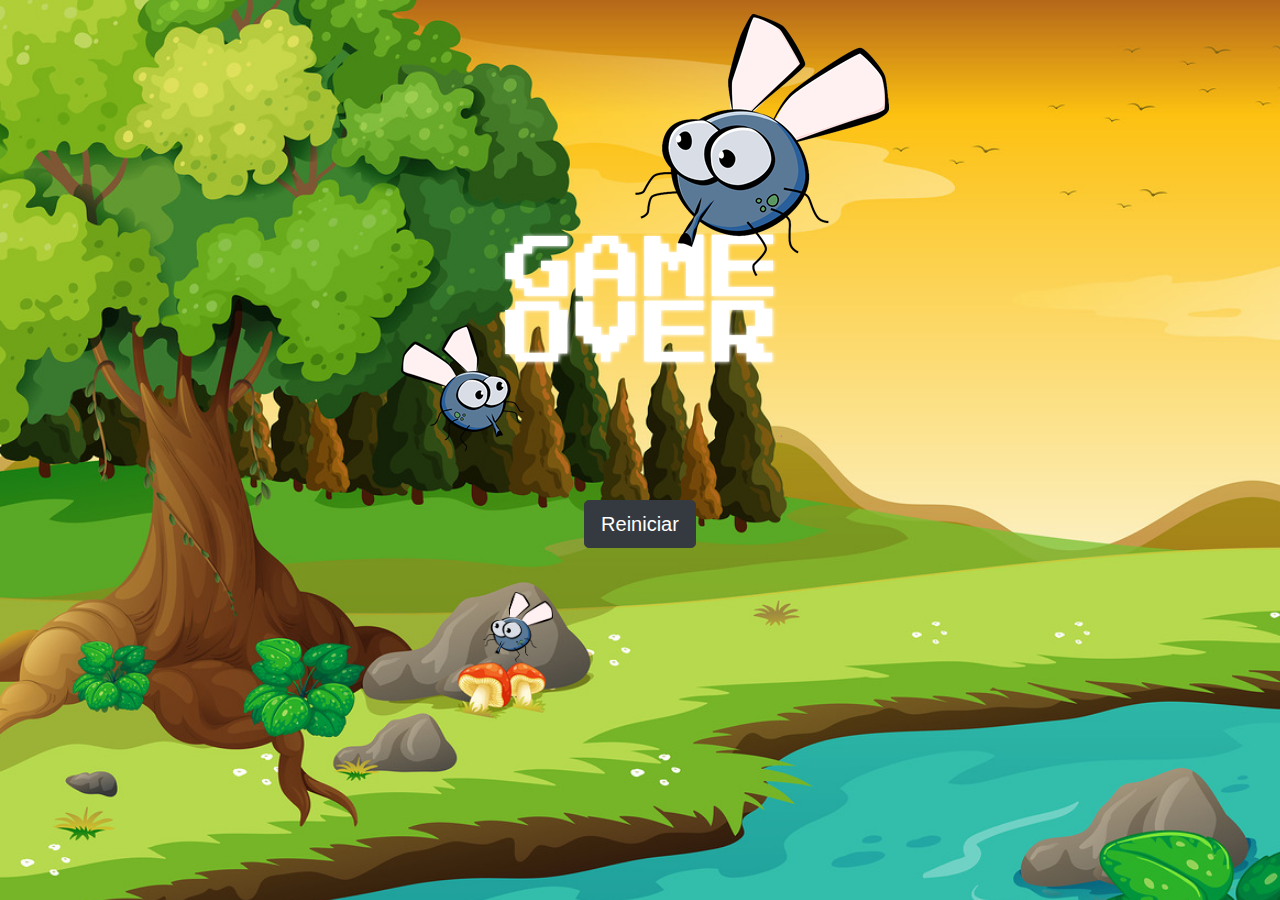
<file: 10 - App Mata Mosquito/game_over_app_mata_mosquito.html>
<!DOCTYPE html>
<html lang="pt-br">
<head>
    <meta charset="UTF-8">
    <meta http-equiv="X-UA-Compatible" content="IE=edge">
    <meta name="viewport" content="width=device-width, initial-scale=1.0">
    <title>Document</title>
    <link rel="stylesheet" href="app_mata_mosquito.css">
    <link rel="stylesheet" href="https://cdn.jsdelivr.net/npm/bootstrap@4.0.0/dist/css/bootstrap.min.css" integrity="sha384-Gn5384xqQ1aoWXA+058RXPxPg6fy4IWvTNh0E263XmFcJlSAwiGgFAW/dAiS6JXm" crossorigin="anonymous">    


</head>
<body onresize=""><!--função para redimensar a tela do jogo-->
    <div class="container">
        <div class="row">
            <div class="col">
                <div class="d-flex justify-content-center">
                    <img src="imagens/game_over.png" alt="">
                </div>
            </div>
        </div>
        <div class="row">
            <div class="col">
                <div class="d-flex justify-content-center">
                    <button class="btn btn-dark btn-lg" onclick="window.location.href = 'inicial_app_mata_mosquito.html'">
                        Reiniciar
                    </button>
                </div>
            </div>

    </div>






    <script src="app_mata_mosquito.js"></script>
    
</body>
</html>
</file>
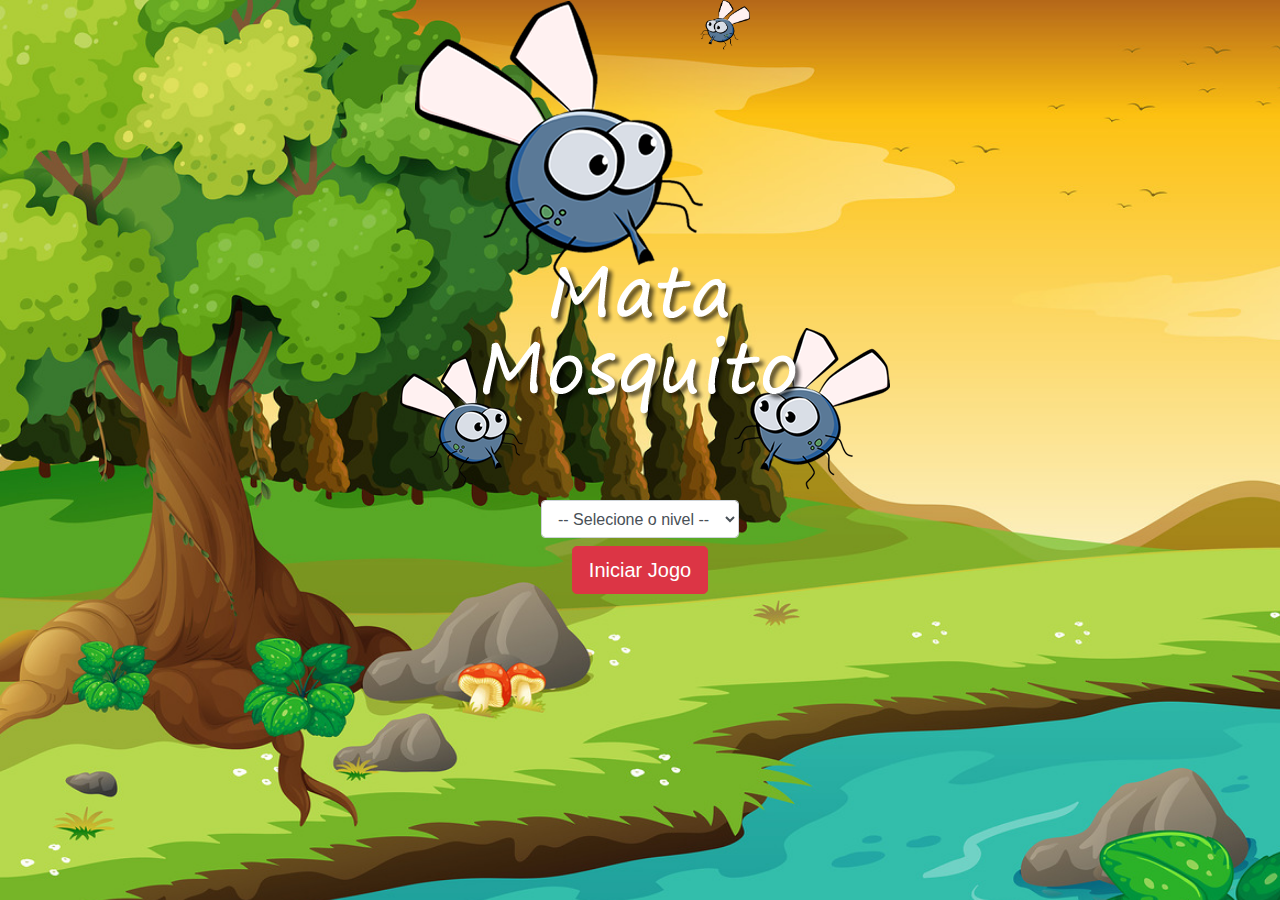
<file: 10 - App Mata Mosquito/inicial_app_mata_mosquito.html>
<!DOCTYPE html>
<html lang="pt-br">
<head>
    <meta charset="UTF-8">
    <meta http-equiv="X-UA-Compatible" content="IE=edge">
    <meta name="viewport" content="width=device-width, initial-scale=1.0">
    <title>Document</title>
    <link rel="stylesheet" href="app_mata_mosquito.css">
    <link rel="stylesheet" href="https://cdn.jsdelivr.net/npm/bootstrap@4.0.0/dist/css/bootstrap.min.css" integrity="sha384-Gn5384xqQ1aoWXA+058RXPxPg6fy4IWvTNh0E263XmFcJlSAwiGgFAW/dAiS6JXm" crossorigin="anonymous">    
    

</head>
<body onresize=""><!--função para redimensar a tela do jogo-->
    <div class="container">
        <div class="row">
            <div class="col">
                <div class="d-flex justify-content-center">
                    <img src="imagens/game.png" alt="">
                </div>
            </div>
        </div>
        <div class="row">
            <div class="col">
                <div class="d-flex justify-content-center">
                    <div class="mb-2">
                        <select class='form-control' name="" id="nivel">
                            <option class="" value="">-- Selecione o nivel --</option>
                            <option class="r" id="nivel_facil" value="facil">Fácil</option>
                            <option class="" id="nivel_médio" value="medio">Médio</option>
                            <option class="" id="nivel_dificil" value="dificil">Difícil</option>
                        </select>                    
                    </div>
                </div>
            </div>
        </div>
        <div class="row ">
            <div class="col">
                <div class="d-flex justify-content-center">
                    <button class="btn btn-danger btn-lg" onclick="iniciarJogo()">
                        Iniciar Jogo
                    </button>
                </div>
            </div>
        </div>
    </div>






    <script src="app_mata_mosquito.js"></script>
    
</body>
</html>
</file>
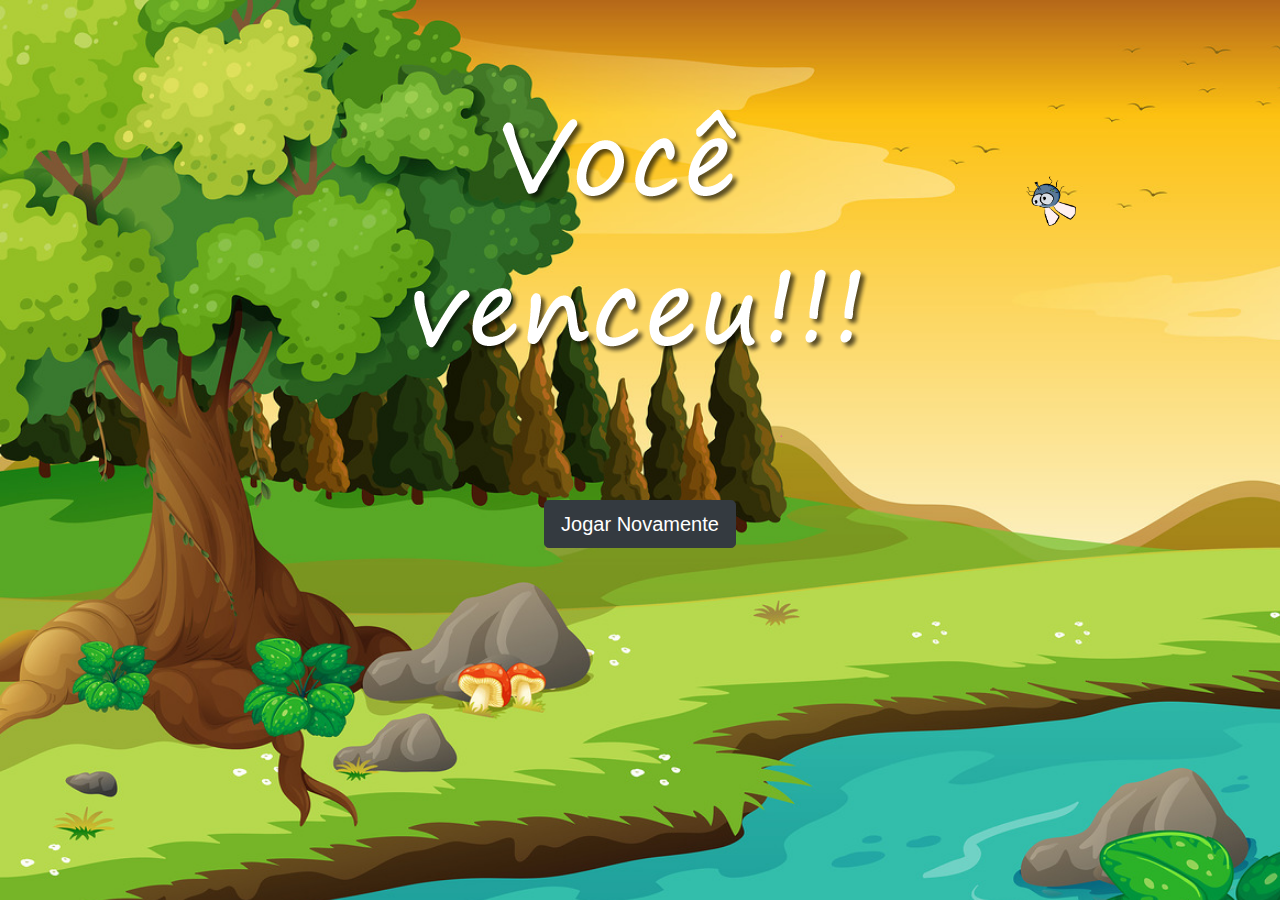
<file: 10 - App Mata Mosquito/vitoria_app_mata_mosquito.html>
<!DOCTYPE html>
<html lang="pt-br">
<head>
    <meta charset="UTF-8">
    <meta http-equiv="X-UA-Compatible" content="IE=edge">
    <meta name="viewport" content="width=device-width, initial-scale=1.0">
    <title>Document</title>
    <link rel="stylesheet" href="app_mata_mosquito.css">
    <link rel="stylesheet" href="https://cdn.jsdelivr.net/npm/bootstrap@4.0.0/dist/css/bootstrap.min.css" integrity="sha384-Gn5384xqQ1aoWXA+058RXPxPg6fy4IWvTNh0E263XmFcJlSAwiGgFAW/dAiS6JXm" crossorigin="anonymous">    


</head>
<body onresize=""><!--função para redimensar a tela do jogo-->
    <div class="container">
        <div class="row">
            <div class="col">
                <div class="d-flex justify-content-center">
                    <img src="imagens/vitoria.png" alt="">
                </div>
            </div>
        </div>
        <div class="row">
            <div class="col">
                <div class="d-flex justify-content-center">
                    <button class="btn btn-dark btn-lg" onclick="window.location.href = 'inicial_app_mata_mosquito.html'">
                        Jogar Novamente
                    </button>
                </div>
            </div>

    </div>






    <script src="app_mata_mosquito.js">
    </script>
    
</body>
</html>
</file>
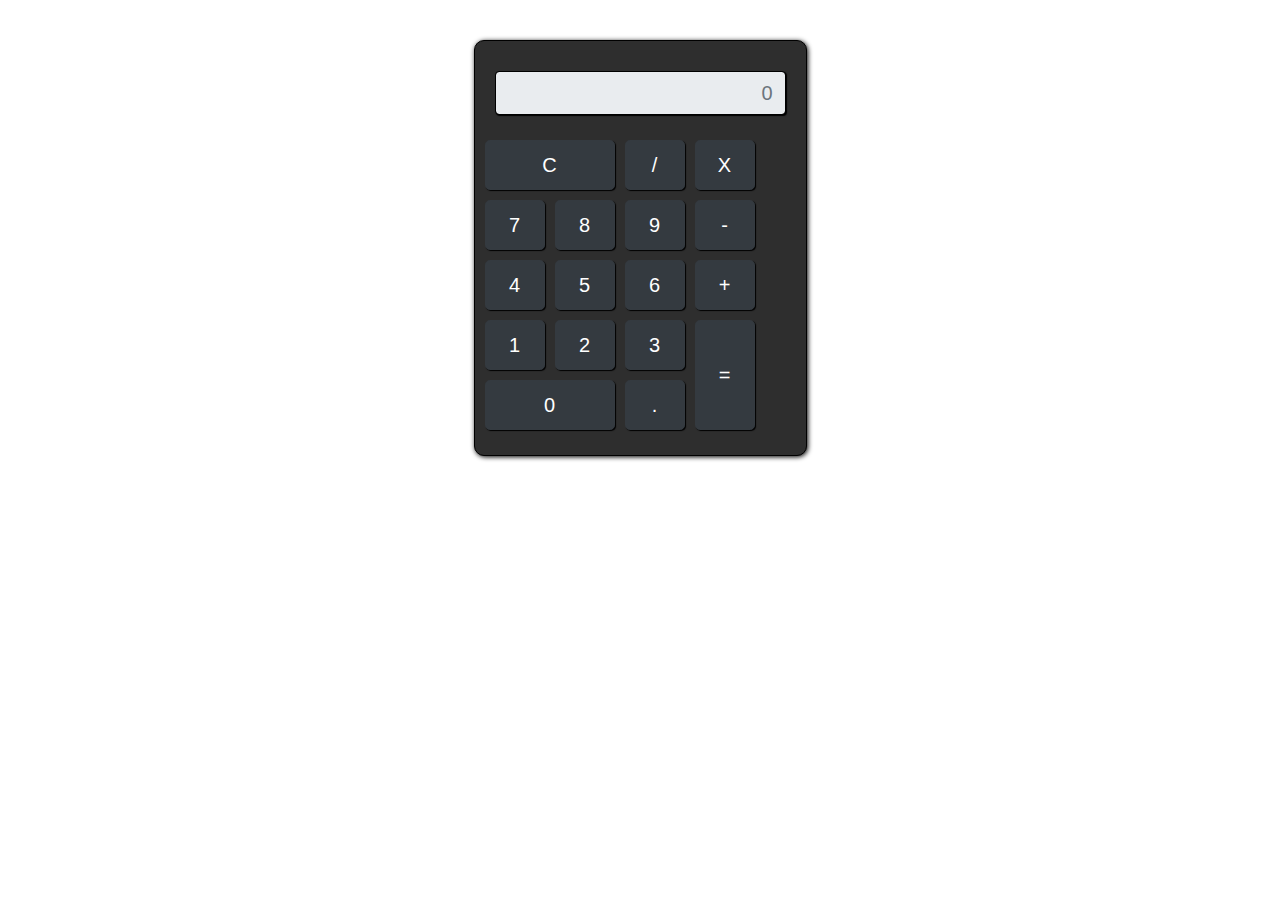
<file: 9 - App Calculadora/calculadora.html>
<!DOCTYPE html>
<html lang="pt-br">
<head>
    <meta charset="UTF-8">
    <meta http-equiv="X-UA-Compatible" content="IE=edge">
    <meta name="viewport" content="width=device-width, initial-scale=1.0">
    <title>Document</title>
    <link rel="stylesheet" href="https://cdn.jsdelivr.net/npm/bootstrap@4.0.0/dist/css/bootstrap.min.css" integrity="sha384-Gn5384xqQ1aoWXA+058RXPxPg6fy4IWvTNh0E263XmFcJlSAwiGgFAW/dAiS6JXm" crossorigin="anonymous">
    <style>
        .calculadora {
            margin-top: 40px;
            border: solid 1px #000;
            padding: 20px;
            background-color: #2E2E2E;
            border-radius: 10px;
            box-shadow: 1px 1px 5px #000;
        }
        .btn {
            width: 60px;
            height: 50px;
            margin: 5px;
            box-shadow: 1px 1px 1px #000;
        }
        .clear {
            width: 130px;
        }
        .igual {
            height: 110px;
        }
        .zero {
            width: 130px;
        }
        .resultado {
        text-align: right;
        font-size: 20px;
        margin-top: 10px;
        margin-bottom: 20px;
        border: solid 1px #000;
        box-shadow: 1px 1px 1px #000;
      }
    </style>
</head>
<body>
    <div class="container">
        <div class="row">
            <div class="col d-flex justify-content-center">
                <div class="calculadora">
                    <input id="resultado" type="text" class="form-control resultado" value="" placeholder="0" disabled="disabled">

                    <div class="row">
                        <button type="button" onclick="calcular('acao', 'c')" class="btn btn-dark btn-lg clear font-weight-light">C</button>
                        <button type="button" onclick="calcular('acao', '/')" class="btn btn-dark btn-lg font-weight-light">/</button>
                        <button type="button" onclick="calcular('acao', '*')" class="btn btn-dark btn-lg font-weight-light">X</button>
                    </div>
                    <div class="row">
                        <button type="button" onclick="calcular('valor', 7)" class="btn btn-dark btn-lg font-weight-light">7</button>
                        <button type="button" onclick="calcular('valor', 8)" class="btn btn-dark btn-lg font-weight-light">8</button>
                        <button type="button" onclick="calcular('valor', 9)" class="btn btn-dark btn-lg font-weight-light">9</button>
                        <button type="button" onclick="calcular('acao', '-')" class="btn btn-dark btn-lg font-weight-light">-</button>
                    </div>
                    <div class="row">
                        <button type="button" onclick="calcular('valor', 4)" class="btn btn-dark btn-lg font-weight-light">4</button>
                        <button type="button" onclick="calcular('valor', 5)" class="btn btn-dark btn-lg font-weight-light">5</button>
                        <button type="button" onclick="calcular('valor', 6)" class="btn btn-dark btn-lg font-weight-light">6</button>
                        <button type="button" onclick="calcular('acao', '+')" class="btn btn-dark btn-lg font-weight-light">+</button>
                    </div>
                    <div class="row">
                        <button type="button" onclick="calcular('valor', 1)"  class="btn btn-dark btn-lg font-weight-light">1</button>
                        <button type="button" onclick="calcular('valor', 2)" class="btn btn-dark btn-lg font-weight-light">2</button>
                        <button type="button" onclick="calcular('valor', 3)" class="btn btn-dark btn-lg font-weight-light">3</button>
                        <button type="button" onclick="calcular('acao', '=')" class="btn btn-dark btn-lg igual">=</button>
                    </div>
                    <div class="row" style="margin-top: -60px;">
                        <button type="button" onclick="calcular('valor', 0)" class="btn btn-dark btn-lg zero font-weight-light">0</button>
                        <button type="button" onclick="calcular('acao', '.')" class="btn btn-dark btn-lg font-weight-light">.</button>
                    </div>

                </div>
            </div>
        </div>
    </div>
    <script src="app_calculadora.js""></script>
    
</body>
</html>
</file>
<file: 3 - projetoTecBlog/css/tecblog.css>
*{
    margin: 0;
    padding: 0;
}

body{
    font-family: 'Trebuchet MS', 'Lucida Sans Unicode', 'Lucida Grande', 'Lucida Sans', Arial, sans-serif;
}

header{
    background-color: rgb(1, 1, 40);
    padding-bottom: 10px;
}

a{
    text-decoration: none;
}

li{
    list-style: none;
}

main{
    margin: 30px 100px;
    display: flex;
    flex-wrap: wrap;
}

h2{
    color:  rgb(1, 1, 40);
}

aside{
    width: 30%;
    top: -500px;
}

footer{
    background-color: rgb(1, 1, 40);
    padding: 20px 40px;
    height: 310px;
}


/*================================================= CABEÇALHO ===========================================*/

.titulo{
    display: flex;
    flex-wrap: wrap;
    justify-content: center;
    align-items: center;
    text-align: center;
    font-size: 40px;
    position: relative;
    top: 20px;
}

/*================================================= MENU INICIAL ===========================================*/

.menu-inicial {
    display: flex;
    flex-wrap: wrap;
    justify-content: space-around;
    align-items: center;
    text-align: center;
    padding: 20px 0;
}

.menu-inicial a {
    padding: 20px 20px;
    color: aliceblue;
}

.menu-inicial a:hover{
    background-color: aliceblue;
    color: rgb(1, 1, 40);
    transition: 0.3s;
    padding: 10px;
}

/*                                 === MENU RECOLHIVEL, BARRA DE PESQUISA E LOGIN ==                                              */

.barra-menu-buscar{
    display: flex;
    flex-wrap: wrap;
    justify-content: space-between;
    align-items: center;
    text-align: center;
    margin: 0 20px;
    
}

#menu-todos{
    height: 45px;
    display: flex;
}

#menu-todos ul{
    background-color: rgb(252, 252, 253);
    color: rgb(20, 20, 20);
}

.search-submit{
    display: flex;
    flex-wrap: wrap;
    align-items: center;
}

#buscar{
    height: 45px;
    width: 500px;
    border: transparent;
    border-radius: 20px 0 0 20px;
    background-color:rgb(226, 225, 225);
    border-bottom: 2px solid black;
    display: flex;
    justify-content: space-around;
}

#buscar[placeholder]{
    padding: 0 20px;
}

#buscar:focus{
    border: none;
}

#buscar-submit{
    cursor: pointer;
    border-radius: 0 20px 20px 0;
    border-top: transparent;
    border-left: transparent;
    background-color:rgb(226, 225, 225);
}

.login-cadastro{
    display: flex;
}

#login{
    display: flex;
    flex-wrap: wrap;
    text-align: center;
    align-items: center;
    padding-left: 4px;
    background-color: aliceblue;
    color: rgb(86, 86, 86);
    font-family:'Trebuchet MS', 'Lucida Sans Unicode', 'Lucida Grande', 'Lucida Sans', Arial, sans-serif;
}

#login img{
    height: 30px;
}

/*================================================= MAIN ===========================================*/
/*                                          === POSTAGENS ==                                              */

.imagem-postagens img{
    width: 99%;
    margin-top: 10px;
}

.imagem-postagens figcaption{
    margin-left: 10px;
}

.postagens{
    width: 60%;
    display:block;
    flex-direction: row;
    justify-content: center;
    align-items: center;
    text-align: justify;
}

.postagens hr{
    width: 105%;
}

/*                                 === MENU LATERAL ==                                              */


.menu-lateral{
    position: relative;
    top: 10px;
    left: 30%;
}

.menu-lateral ul{
    list-style: none;
    background-color: rgb(179, 179, 179);
    color: rgb(86, 86, 86);
}

.menu-lateral h3{
    padding-top: 5px;
    padding-bottom: 5px;
    padding-left: 5px;
}

.menu-lateral li{
    background-color: white;
    padding: 5px 0;
}

.menu-lateral li a{
    color: black;
}

.menu-lateral li a:hover{
    color: rgb(1, 1, 40);
    padding: 30px;
    transition: 0.3s;
}

.menu-lateral a{
    text-decoration: none;
    padding: 20px;
    color: aliceblue; 
    
}

/*================================================= RODAPÉ ===========================================*/
/*                                 === REDES SOCIAIS ==                                              */

footer hr{
    padding: 0;
    margin: 0;
    color: red;
}

#redes_sociais_rodape{
    height: 80px;
    padding-bottom: 10px;
}

#redes_sociais_rodape h2{
    color: aliceblue;
    padding-bottom: 10px;
}

#redes_sociais_rodape a{
    margin-left: 20px;
}

.menu-rodape{
    display: flex;
    flex-wrap: wrap;
    justify-content: space-between;
    align-items: center;
    text-align: center;
    margin: 0 50px;
}

.menu-rodape ul{
    color: aliceblue;
 }

.menu-rodape li{
    padding: 5px;
}

.menu-rodape a{
    color: aliceblue;
}

.menu-rodape a:hover{
    color: rgb(1, 1, 40);
    transition: 0.3s;
    font-family: 'Trebuchet MS', 'Lucida Sans Unicode', 'Lucida Grande', 'Lucida Sans', Arial, sans-serif;
}

#ultimo{
    padding: 20px 0 0 0;
    margin: 0;
}

/* =================================== WIDGETS =============================================== */

.flutuante{
    position: fixed;
    right: 0;
    bottom: 100px;
    margin: 0 15px;
}

.flutuante img{
    width: 71px;
 }
</file>
<file: 7 - ProjetoFinans - Bootstrap 4/finans/css/estilo.css>
#home {
	background: #ffc107;
	color: white;
}

.caixa {
	padding: 60px 0;
	border-bottom: 1px solid #e5e5e5;
}

footer p a {
	margin: 5px 15px;
}
</file>
<file: Parallax/Parallax_1/style.css>
*{
    padding: 0;
    margin: 0;
    box-sizing: border-box;
    text-decoration: none;
    list-style: none;
}

body, html{
    height: 100%;
    background-color: rgb(1, 68, 1);
    background-image: url(1_rio-grande-do-sul.jpg);
}

html, body,  .parallax, .conteudo{
    background-attachment: fixed;
    background-size: cover;
    background-repeat: no-repeat;
    background-position: center;
}

header{
    position: fixed;
    left: 0;
    right: 0;
    background-color: rgba(54, 54, 54, 0.1);
    transition: 0.7s;
}

header.fixo{
    background-color: rgb(54, 54, 54);
    transition: 0.7s;
}

nav{
    display: flex;
    flex-direction: column;
    justify-content: space-between;

}

.nav-item a{
    color: black;
    font-size: 1.1rem;
}

.parallax{
    padding: 50px 80px;
    height: 100%;
}

#imagem-1, #imagem-2, #imagem-3, #imagem-4,
#imagem-5, #imagem-6, #imagem-7, #imagem-8, .conteudo{
    height: 100vh;
}

#imagem-2{
    background-image: url(2_serra-gaucha.jpg);
}#imagem-3{
    background-image: url(3_palacio-piratini.jpg);
}#imagem-4{
    background-image: url(4_derrubadas-salto-yucumã.jpg);
}#imagem-5{
    background-image: url(5_tunel-verde.png);
}#imagem-6{
    background-image: url(6_litoral-torres.jpg);
}#imagem-7{
    background-image: url(7_ruinas-sao-miguel.jpg);
}#imagem-8{
    background-image: url(8_canios-cambara-do-sul.jpg);
}


.titulo{
    position: relative;
    left: 0;
    top: 45%;
    width: 100%;
    text-align: center;
}

.parallax .titulo span.titulo-imagem{
    background-color: black;
    padding: 18px;
    color: aliceblue;
    font-size: 25px;
    letter-spacing: 10px;
}

.conteudo{
    display: flex;
    flex-direction: column;
    justify-content: end;
    align-items: start;
    padding: 10px 80px;
    background-color:rgba(0, 0, 0, 0.2);
    color: white;
    background-image: url(tradicoes.jpg);
}


.conteudo p{
    margin-top: 30px;
    text-align: justify;
}

@media (max-width: 900px){
    .parallax .titulo span.titulo-imagem{
        letter-spacing: 2px;
    }
}
@media (max-width: 650px){
    .parallax .titulo span.titulo-imagem{
        font-size: 15px;
        letter-spacing: 2px;
    }
}
</file>
<file: Relogio/relogio_digital_1/style.css>
*{
    margin: 0;
    padding: 0;
    box-sizing: border-box;
    font-family:Impact, Haettenschweiler, 'Arial Narrow Bold', sans-serif;
}


main{
    display: flex;
    justify-content: center;
    align-items: center;

    height: 100vh;
}

.relogio{
    display: flex;
    align-items: center;

    border: 4px solid gold;
    border-radius: 50px;

    height: 100px;
    margin: 50px;
    padding: 100px;
    font-size: 50px;

    background: url(background.jpg);
    background-size: 200px 200px;
    background-repeat: no-repeat;
    background-position: center;

}


.visor{
    position: absolute;
    left: 0;
    right: 0;
    
    display: flex;
    justify-content: center;
    align-items: baseline;

    color: white;
}

#segundos{
    font-size: 30px;
}
</file>
<file: Relogio/relogio_digital_2/style.css>
*{
    margin: 0;
    padding: 0;
    box-sizing: border-box;
    font-family:Impact, Haettenschweiler, 'Arial Narrow Bold', sans-serif;
}


main{
    display: flex;
    justify-content: center;
    align-items: center;

    height: 100vh;
}

.relogio{
    display: flex;
    align-items: center;

    position: absolute;

    border: 10px solid rgb(37, 37, 37);
    border-radius: 50px;

    height: 100px;
    margin: 50px;
    padding: 100px;
    font-size: 50px;

    background: url(background.jpg);
    background-size: 150px 200px;
    background-position: left;
    background-color: rgb(46, 46, 46);
    

}


.tempo{
    position: absolute;
    color: white;

    display: flex;
    flex-direction: column;
    justify-content: center;
    
}
#horas{
    font-size: 60px;
    text-align: center;
}#minutos{
    font-size: 50px;
    text-align: center;
}#segundos{
    font-size: 30px;
    text-align: center;
}

.botoes{
    position: absolute;
}

.ladoEsquerdo{
    position: relative;
    right: 104px;
    top: 60px;
    transform: rotate(90deg);
    
}
#esquerdo{
    width: 70px;
    height: 5px;
    background-color: orangered;
    border: none;
    border-radius: 6px;
}

.ladoDireito{
    position: relative;
    left: 114px;
    bottom: 5px;
    transform: rotate(90deg);
    
}

#direitoRedondo{
    width: 40px;
    height: 9px;
    background-color: rgb(71, 71, 71);
    border: none;
    border-radius: 10px;
    margin: -2px;
}
#direitoMaior{
    width: 70px;
    height: 9px;
    background-color: rgb(71, 71, 71);
    border: none;
    border-radius: 0 6px 6px 0;
}


.esportes{
    display: none;
    position: absolute;
    background-color: black;
    height: 170px;
    width: 170px;
}

.esportes div{
    display: flex;
    justify-content: center;
    align-items: center;

    height: 32px;

    font-family: 'Courier New', Courier, monospace;
    margin: 2px 0;
    background-color: rgb(37, 37, 37);

    color: white;
    border-radius: 8px;
    width: 170px;
}

.esportes span{
    color: green;
    margin-right: 20px;
}
</file>
<file: 10 - App Mata Mosquito/app_mata_mosquito.css>
.mosquito1{
    width: 50px;
    height: 50px;
}

.mosquito2{
    width: 70px;
    height: 70px;
}

.mosquito3{
    width: 80px;
    height: 80px;
}

.mosquito4{
    width: 90px;
    height: 90px;
}

.ladoA{
    transform:scaleX(1);
    transform:scaleY(1);
}

.ladoA{
    transform:scaleX(-1);
    transform:scaleY(-1);
}

body{
    background: url(imagens/bg.jpg);
    background-repeat: no-repeat;
    background-size: 110%;
    
}

html{
    cursor:url(imagens/mata_mosca.png) 30 30, auto;
}

.painel{
    background-color: aliceblue;
    width: 300px;
    height: 50px;
    position: absolute;
    padding: 10px;
    bottom: 0px;
    border-top: 1px solid white;
    opacity: 0.7;

}

.vidas{
    float: left;
}

.cronometro{
    float: left;
    font-size: 20px;
    font-weight: bold;
}
</file>
